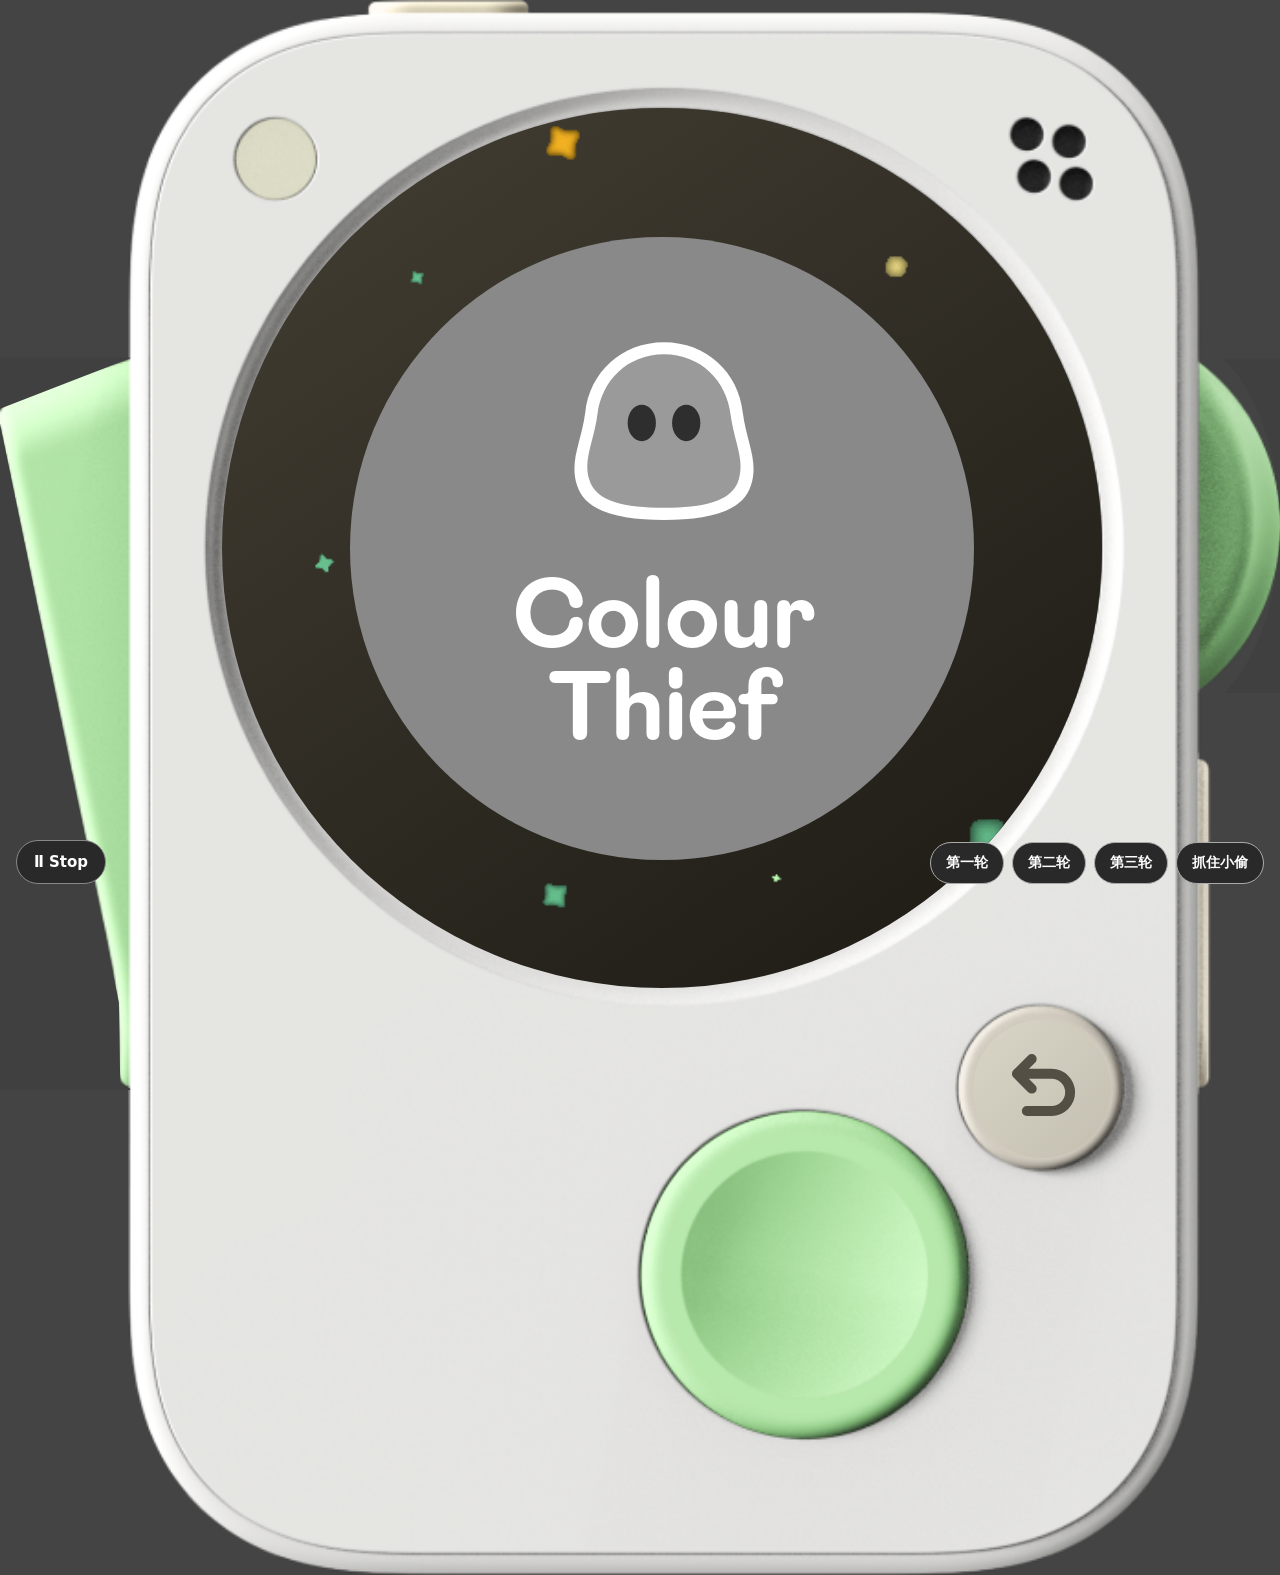
<file: colour-thief/index.html>
<!doctype html>
<html lang="zh-CN">
<head>
<meta charset="utf-8">
<meta name="viewport" content="width=device-width, initial-scale=1">
<title>颜色小偷</title>
<style>
  * { box-sizing: border-box; }
  body { margin: 0; min-height: 100dvh; padding: 12px 0 62px; display: grid; place-items: center; background: #404040; }
  .device { position: relative; width: min(94vw, calc(81.25dvh - 61px), 698px); aspect-ratio: 698 / 859; isolation: isolate; }
  .shell, .screen, .control { position: absolute; background-repeat: no-repeat; }
  .shell, .screen { inset: 0; background-size: 100% 100%; pointer-events: none; }
  .shell {
    z-index: 1;
    background-image: url(device.png);
    clip-path: polygon(0 0, 100% 0, 100% 22.8%, 93.55% 22.8%, 93.55% 44%, 100% 44%, 100% 100%, 0 100%, 0 69.2%, 10.17% 69.2%, 10.17% 22.7%, 0 22.7%);
  }
  @font-face {
    font-family: "ABC Publisher Rounded Sans";
    src: url("ABCPublisherRoundedSans-Bold.otf") format("opentype");
    font-weight: 700;
    font-display: swap;
  }
  .device { container-type: inline-size; }
  .screen {
    pointer-events: auto;
    inset: 6.8685% auto auto 17.3352%;
    width: 68.7679%; aspect-ratio: 1; z-index: 2; overflow: hidden; border-radius: 50%;
    background: linear-gradient(145.427deg, #433e33 2.0068%, #1c1a14 98.927%);
  }
  .screen-decoration, .screen-countdown { position: absolute; inset: 0; width: 100%; height: 100%; }
  .screen-cover {
    position: absolute; inset: 14.5833%; border-radius: 50%;
    overflow: hidden; background: #898989;
  }
  .screen-character {
    position: absolute; left: 34.1176%; top: 14.4118%; width: 32.3529%; height: auto;
  }
  .screen-title {
    position: absolute; left: 50.2941%; top: 53.2353%; translate: -50% 0;
    margin: 0; color: white; text-align: center; white-space: nowrap;
    font: 700 7.1633cqw/1 "ABC Publisher Rounded Sans", system-ui, sans-serif;
  }
  .control {
    padding: 0; border: 0; appearance: none; background-color: transparent;
    background-image: url(device.png); cursor: pointer; touch-action: none;
    transition: translate 90ms ease, filter 110ms ease;
  }
  .speech {
    left: 0; top: 22.7%; width: 10.32%; height: 46.5%;
    background-size: 969.44% 215.05%; background-position: left 42.43%;
    clip-path: polygon(0 7%, 100% 0, 100% 100%, 91% 99%, 90% 88%, 0 9%);
    --press: 22%;
  }
  .wheel {
    left: 93.41%; top: 22.82%; width: 6.59%; height: 21.18%;
    background-size: 1517.39% 472.53%; background-position: right 28.95%;
    clip-path: ellipse(134% 58% at -34% 50%);
    --press: -28%;
  }
  .control[data-held] { translate: var(--press) 0; filter: brightness(.87); }
  .control:focus-visible { filter: brightness(1.3); }
  .wheel { cursor: ns-resize; }
  .menu {
    left: 74.64%; top: 63.67%; width: 13.47%; height: 10.94%;
    background-size: 742.55% 913.83%; background-position: 86.26% 71.50%;
    clip-path: circle(49%);
    z-index: 2;
  }
  .menu:active { filter: brightness(.82); }
  .shutter {
    left: 49.85%; top: 70.43%; width: 25.93%; height: 21.07%;
    background-size: 385.64% 474.59%; background-position: 67.30% 89.24%;
    clip-path: circle(49%); z-index: 2;
  }
  .shutter:active { filter: brightness(.82); }
  .light-sensor {
    position: absolute; left: 80.23%; top: 8.50%; width: 2.58%; aspect-ratio: 1;
    translate: -50% -50%; border-radius: 50%; z-index: 3;
  }
  .light-sensor:hover { outline: 1px solid #fff9; }
  .microphone {
    position: absolute; top: calc(100% + 10px); left: 50%; translate: -50% 0;
    min-height: 44px; padding: 0 18px; border: 1px solid #777; border-radius: 22px;
    background: #292929; color: white; font: 600 14px system-ui, sans-serif; cursor: pointer;
  }
  .microphone:active { background: #505050; }
  .light-sensor:hover {
    cursor: none;
  }
  .palm-cursor {
    position: fixed; height: 160px; width: auto; pointer-events: none;
    translate: -64px -8px; z-index: 10;
  }
  .camera-world, .gray-world, .thief-scene {
    position: absolute; inset: 0; width: 100%; height: 100%;
  }
  .camera-world { object-fit: cover; }
  .gray-world { backdrop-filter: grayscale(1); -webkit-backdrop-filter: grayscale(1); }
  .thief-overlay {
    position: absolute; left: 45.2083%; top: 11.4583%; width: 40%; height: 30.4583%;
    transform-origin: 74% 34%;
  }
  .thief-overlay img, .thief-overlay > svg { position: absolute; inset: 0; width: 100%; height: 100%; }
  .thief-tail { animation: scattered-sparkle .55s ease-in-out infinite alternate; }
  .trail-star {
    position: absolute; width: var(--size); height: var(--size);
    line-height: 1; translate: -50% -50%;
    animation: scattered-sparkle 1.35s ease-in-out infinite alternate;
    animation-delay: var(--delay);
  }
  @keyframes scattered-sparkle {
    from { opacity: .3; scale: .65; }
    to { opacity: .95; scale: 1.12; }
  }
  .camera-notice {
    position: absolute; left: 16%; top: 66%; width: 68%; margin: 0;
    padding: 8px; border-radius: 8px; color: white; background: #0009;
    text-align: center; font: 14px/1.4 system-ui, sans-serif;
  }
  @media (prefers-reduced-motion: reduce) { .trail-star { animation: none; } }
  .thief-bubble {
    position: absolute; left: 34.7292%; top: 3.84375%; width: 28.875%; height: 20.8542%;
    transform-origin: 90% 90%;
  }
  .thief-bubble img { position: absolute; inset: 0; width: 100%; height: 100%; }
  .thief-bubble p {
    position: absolute; left: 51.0823%; top: 18.5315%; translate: -50% 0; margin: 0;
    color: #2e2e2e; text-align: center; white-space: nowrap;
    font: 700 4.298cqw/1 "ABC Publisher Rounded Sans", system-ui, sans-serif;
  }
  .thief-eye { transform-box: fill-box; transform-origin: center; }
  .thief-eye-left { animation: sneaky-left 3.4s ease-in-out infinite; }
  .thief-eye-right { animation: sneaky-right 3.4s ease-in-out infinite; }
  @keyframes sneaky-left {
    0%, 100% { transform: translateX(0) scaleY(1); }
    25%, 43% { transform: translateX(1.5px) scaleY(.84); }
    64%, 70% { transform: translateX(-1px) scaleY(1); }
    76% { transform: scaleY(.12); }
    82% { transform: scaleY(1); }
  }
  @keyframes sneaky-right {
    0%, 100% { transform: translateX(0) scaleY(1); }
    25%, 43% { transform: translateX(1.5px) scaleY(.84); }
    64%, 70% { transform: translateX(-1px) scaleY(1); }
    76% { transform: scaleY(.12); }
    82% { transform: scaleY(1); }
  }
  @media (prefers-reduced-motion: reduce) { .thief-eye { animation: none; } }
  .screen4-overlay { position: absolute; inset: 0; width: 100%; height: 100%; }
  .mission-title {
    position: absolute; left: 24.7917%; top: 36.25%; width: 50.4167%; margin: 0;
    color: #bcffb1; text-align: center; white-space: nowrap;
    font: 700 8.596cqw/1.1 "ABC Publisher Rounded Sans", system-ui, sans-serif;
  }
  .screen5 { position: absolute; inset: 0; background: #ff4444; border: 1px solid black; border-radius: 50%; overflow: hidden; }
  .mission-red {
    position: absolute; inset: 43.125% 0 auto; margin: 0; color: #f5f2ed; text-align: center;
    font: 700 8.596cqw/1.1 "ABC Publisher Rounded Sans", system-ui, sans-serif;
  }
  .mission-bar { position: absolute; inset: 0; width: 100%; height: 100%; }
  .snap-island { position: absolute; left: 28.5417%; bottom: 3.75%; width: 42.9167%; height: 27.5%; }
  .snap-island-bg { position: absolute; left: -1.77%; top: -18.18%; width: 103.56%; height: 118.94%; transform: rotate(180deg); }
  .snap-symbol {
    position: absolute; left: 35.4369%; top: 11.3636%; width: 29.1262%; aspect-ratio: 1;
    display: grid; place-items: center; background: #ffffffe6; border-radius: 50%;
  }
  .snap-symbol img { width: 66%; height: 66%; }
  .snap-label {
    position: absolute; left: 0; right: 0; top: 62.8788%; margin: 0; text-align: center;
    color: #3b372d; font: 700 3.1519cqw/1.0909 "ABC Publisher Rounded Sans", system-ui, sans-serif;
  }
  .playback-control {
    position: fixed; left: max(16px, env(safe-area-inset-left));
    bottom: max(16px, env(safe-area-inset-bottom)); z-index: 100;
    min-width: 90px; min-height: 44px; padding: 0 16px;
    border: 1px solid #888; border-radius: 22px; background: #292929; color: white;
    font: 600 15px system-ui, sans-serif; cursor: pointer;
  }
</style>
<link rel="stylesheet" href="round-one.css">
<link rel="stylesheet" href="capture-stage.css">
<style>body{display:block;padding:0;margin:0}.device{width:100%;height:auto;aspect-ratio:698/859}.menu{display:grid;place-items:center}.menu::before{content:"";position:absolute;inset:10%;border-radius:50%;background:linear-gradient(135deg,#d8d5c7,#c3beb0)}.menu svg{position:relative;width:46%;height:46%;color:#544f44}</style></head>
<body>
<main class="device" aria-label="颜色小偷">
  <div class="shell"></div>
  <section class="screen" aria-label="Screen1 · Colour Thief">
    <img class="screen-decoration" src="star-sparkle.gif" alt="">
    <img class="screen-countdown" alt="任务倒计时" hidden>
    <p class="mission-title" hidden>Mission<br>starts in</p>
    <div class="screen-cover">
      <img class="screen-character" src="cover-character.svg" alt="">
      <h1 class="screen-title">Colour<br>Thief</h1>
    </div>
    <video class="camera-world" autoplay muted playsinline hidden></video>
    <div class="gray-world" hidden></div>
    <div class="thief-scene" hidden>
      <div class="thief-trail"></div>
      <div class="thief-overlay">
        <svg class="thief-character" aria-hidden="true" xmlns="http://www.w3.org/2000/svg" viewBox="0 0 192 146.2" width="192" height="146.2" fill="none"><g id="å°å·">
<path id="Vector" d="M142 7.99992C163 7.99992 179 22.9999 181 42.9999C183 57.9999 189 66.9999 185 78.9999C181 91.9999 164 95.9999 142 95.9999C120 95.9999 103 91.9999 99 78.9999C95 66.9999 101 57.9999 103 42.9999C105 22.9999 121 7.99992 142 7.99992Z" fill="white" />
<path id="Vector_2" d="M142 14.0002C160 14.0002 173 27.0002 175 44.0002C177 58.0002 182 66.0002 179 76.0002C176 87.0002 161 90.0002 142 90.0002C123 90.0002 108 87.0002 105 76.0002C102 66.0002 107 58.0002 109 44.0002C111 27.0002 124 14.0002 142 14.0002Z" fill="#9A9A9A" />
<g class="thief-eye thief-eye-left"><path d="M39.5 54.5C43.366 54.5 46.5 50.4706 46.5 45.5L28 43C28 47.9706 35.634 54.5 39.5 54.5Z" transform="translate(92 0)" fill="#2E2E2E"/></g><g class="thief-eye thief-eye-right"><path d="M61 54.5C57.134 54.5 54 50.4706 54 45.5L72.5 43C72.5 47.9706 64.866 54.5 61 54.5Z" transform="translate(92 0)" fill="#2E2E2E"/></g></g>
</svg>
        <img class="thief-tail" src="thief-tail.svg" alt="">
      </div>
    </div>
    <div class="thief-bubble" hidden>
      <img src="speech-bubble.svg" alt="">
      <p>Hehe<br>Mine!</p>
    </div>
    <img class="screen4-overlay" alt="" hidden>
    <div class="screen5" hidden>
      <p class="mission-red">Red</p>
      <img class="mission-bar" alt="">
      <div class="snap-island">
        <img class="snap-island-bg" src="snap-island.svg" alt="">
        <div class="snap-symbol"><img src="snap-icon.svg" alt=""></div>
        <p class="snap-label">Snap!</p>
      </div>
    </div>
    <p class="camera-notice" role="status" hidden></p>
  </section>
  <button class="control speech" type="button" aria-label="说话键"></button>
  <button class="control wheel" type="button" aria-label="滚轮键，可按下或用上下方向键滚动"></button>
  <button class="control shutter" type="button" aria-label="拍照键"></button>
  <button class="control menu" type="button" aria-label="返回上一层"><svg aria-hidden="true" viewBox="0 0 32 32"><path d="M10 25h10a7.5 7.5 0 0 0 0-15H6m6-6-6 6 6 6" fill="none" stroke="currentColor" stroke-width="4" stroke-linecap="round" stroke-linejoin="round"/></svg></button>
  <span class="light-sensor" role="img" aria-label="感光孔"></span>
  <button class="microphone" type="button">麦克风</button>
</main>
<img class="palm-cursor" src="palm-cursor.png" alt="" hidden>
<script src="playback-control.js"></script>
<script src="omggif.js"></script>
<script src="gif-data.js"></script>
<script src="pausable-gifs.js"></script>
<script>
  const device = document.querySelector('.device');
  const wheel = device.querySelector('.wheel');

  function emit(type, detail) {
    device.dispatchEvent(new CustomEvent(type, { bubbles: true, detail }));
  }

  const screen = device.querySelector('.screen');
  const cover = screen.querySelector('.screen-cover');
  const countdown = screen.querySelector('.screen-countdown');
  let currentScreen = 1;
  let countdownTimer;
  const missionTitle = screen.querySelector('.mission-title');
  const countdownSound = new Audio('countdown-sound.wav');
  countdownSound.preload = 'auto';
  let missionAnimation;

  async function enterScreen2() {
    if (currentScreen !== 5) return;
    currentScreen = 2;
    missionVoice.pause();
    screen5.hidden = true;
    screen.setAttribute('aria-label', 'Screen2 · 任务倒计时');
    cover.hidden = true;
    clearTimeout(screen4Timer);
    zigVoice.pause();
    cameraVideo.hidden = true;
    cameraVideo.srcObject?.getTracks().forEach(track => track.stop());
    cameraVideo.srcObject = null;
    grayWorld.hidden = true;
    thiefScene.hidden = true;
    thiefBubble.hidden = true;
    screen4Overlay.hidden = true;
    screen4Overlay.onload = null;
    screen.querySelector('.screen-decoration').hidden = false;
    missionTitle.hidden = false;
    if (!reducedMotion) {
      missionAnimation = missionTitle.animate([
        { transform: 'translateY(-260%)', opacity: 0 },
        { transform: 'translateY(10%)', opacity: 1, offset: .65 },
        { transform: 'translateY(-6%)', opacity: 1, offset: .83 },
        { transform: 'translateY(0)', opacity: 1 }
      ], { duration: 780, easing: 'ease-out', fill: 'forwards' });
      try { await missionAnimation.finished; } catch { return; }
    }
    if (!active || currentScreen !== 2) return;
    countdownTimer = setTimeout(() => {
      if (!active || currentScreen !== 2) return;
      missionTitle.hidden = true;
      countdown.onload = () => {
        countdown.onload = null;
        if (!active || currentScreen !== 2) return;
        countdown.hidden = false;
        countdownSound.currentTime = 0;
        countdownSound.play().catch(() => {});
        countdownTimer = setTimeout(() => {
          if (active && currentScreen === 2) emit('screen2-countdown-complete');
        }, 4830);
      };
      countdown.src = 'countdown.gif';
    }, 280);
  }
  device.addEventListener('wheel-down', () => {
    if (currentScreen === 1) enterScreen3();
  });


  const cameraVideo = screen.querySelector('.camera-world');
  const grayWorld = screen.querySelector('.gray-world');
  const thiefScene = screen.querySelector('.thief-scene');
  const thief = screen.querySelector('.thief-overlay');
  const trail = screen.querySelector('.thief-trail');
  const cameraNotice = screen.querySelector('.camera-notice');
  const thiefBubble = screen.querySelector('.thief-bubble');
  const thiefVoice = new Audio('thief-magic-mix.wav');
  thiefVoice.preload = 'auto';
  const zigVoice = new Audio('zig-help-hana.mp3');
  zigVoice.preload = 'auto';
  const reducedMotion = matchMedia('(prefers-reduced-motion: reduce)').matches;
  const screen4Overlay = screen.querySelector('.screen4-overlay');
  const nextOverlay = new Image();
  nextOverlay.src = 'B1.gif';
  const waitingOverlay = new Image();
  waitingOverlay.src = 'A7_loop.gif';
  const screen5 = screen.querySelector('.screen5');
  const missionBar = screen5.querySelector('.mission-bar');
  const missionVoice = new Audio('zig-red-mission-hana.mp3');
  missionVoice.preload = 'auto';
  function enterScreen5() {
    if (!active || currentScreen !== 4) return;
    currentScreen = 5;
    clearTimeout(screen4Timer);
    screen4Overlay.onload = null;
    screen4Overlay.hidden = true;
    zigVoice.pause();
    clearTimeout(countdownTimer);
    countdownSound.pause();
    missionTitle.hidden = true;
    countdown.hidden = true;
    screen.querySelector('.screen-decoration').hidden = true;
    cameraNotice.hidden = true;
    screen.setAttribute('aria-label', 'Screen5 · Find 3 red objects');
    missionBar.onload = () => {
      missionBar.onload = null;
      if (!active || currentScreen !== 5) return;
      missionVoice.currentTime = 0;
      missionVoice.play().catch(() => {});
    };
    missionBar.src = 'Bar3_1.gif';
    screen5.hidden = false;
  }
  missionVoice.addEventListener('ended', () => {
    if (active && currentScreen === 5) enterScreen2();
  });
  let screen4Timer;
  zigVoice.addEventListener('ended', () => {
    if (!active || currentScreen !== 4) return;
    clearTimeout(screen4Timer);
    screen4Overlay.onload = () => {
      screen4Overlay.onload = null;
      if (active && currentScreen === 4) screen4Timer = setTimeout(enterScreen5, 960);
    };
    screen4Overlay.src = 'A7_loop.gif';
  });
  function enterScreen4() {
    if (!active || currentScreen !== 3) return;
    currentScreen = 4;
    cancelAnimationFrame(sceneFrame);
    thiefVoice.pause();
    thiefScene.hidden = false;
    thief.style.left = '45.2083%';
    thief.style.top = '11.4583%';
    thief.style.transform = '';
    thief.style.opacity = '1';
    thief.querySelector('.thief-tail').hidden = true;
    grayWorld.hidden = false;
    grayWorld.style.maskImage = 'none';
    grayWorld.style.webkitMaskImage = 'none';
    screen.setAttribute('aria-label', 'Screen4 · 颜色小偷');
    thiefBubble.hidden = true;
    screen4Overlay.onload = () => {
      screen4Overlay.onload = null;
      if (!active || currentScreen !== 4) return;
      zigVoice.currentTime = 0;
      zigVoice.play().catch(() => {});
      screen4Timer = setTimeout(() => {
        if (active && currentScreen === 4) screen4Overlay.src = 'B1.gif';
      }, 1740);
    };
    screen4Overlay.src = 'A4_1_once.gif';
    screen4Overlay.hidden = false;
  }
  device.addEventListener('screen3-intro-complete', enterScreen4);

  // Designer-only shortcut. Hardware controls retain their own events.
  screen.addEventListener('click', () => {
    if (currentScreen === 1) enterScreen3();
    else if (currentScreen === 3) enterScreen4();
    else if (currentScreen === 4) enterScreen5();
    else if (currentScreen === 5) enterScreen2();
  });
  let sceneFrame;
  let active = true;

  async function enterScreen3() {
    if (currentScreen !== 1 || !active) return;
    currentScreen = 3;
    parent.homeDevice?.setPage('game-1', true);
    clearTimeout(countdownTimer);
    missionAnimation?.cancel();
    missionTitle.hidden = true;
    countdownSound.pause();
    screen.setAttribute('aria-label', 'Screen3 · 颜色小偷');
    countdown.hidden = true;
    cover.hidden = true;
    screen.querySelector('.screen-decoration').hidden = true;
    cameraNotice.hidden = false;
    cameraNotice.textContent = '正在打开摄像头…';
    try {
      if (!navigator.mediaDevices?.getUserMedia) throw new Error('unsupported');
      const stream = await navigator.mediaDevices.getUserMedia({ video: true, audio: false });
      if (!active) {
        stream.getTracks().forEach(track => track.stop());
        return;
      }
      cameraVideo.srcObject = stream;
      cameraVideo.hidden = false;
      await cameraVideo.play();
      if (!active) return;
      cameraNotice.hidden = true;
      if (currentScreen === 3) startThiefScene();
    } catch (error) {
      cameraVideo.srcObject?.getTracks().forEach(track => track.stop());
      cameraVideo.srcObject = null;
      cameraNotice.textContent = error.name === 'NotAllowedError'
        ? '请允许摄像头权限，刷新后重新开始。'
        : '无法打开摄像头，请确认摄像头可用，刷新后重试。';
    }
  }

  function startThiefScene() {
    thiefVoice.currentTime = 0;
    thiefVoice.play().catch(() => {});
    thiefScene.hidden = false;
    thief.querySelector('.thief-tail').hidden = false;
    const orbitDuration = reducedMotion ? 1 : 4200;
    const startedAt = performance.now();
    const startAngle = -Math.PI / 4;
    let nextStar = .1;
    const smooth = t => t * t * (3 - 2 * t);
    function orbit(now) {
      const t = Math.min(1, (now - startedAt) / orbitDuration);
      const angle = startAngle + smooth(t) * Math.PI * 2;
      const x = 240 + 168 * Math.cos(angle);
      const y = 240 + 168 * Math.sin(angle);
      const bounce = 1 + Math.sin(t * Math.PI * 7) * .065 * (1 - t);
      // Percentage coordinates stay tied to the 480px screen design.
      thief.style.left = ((x - 142) / 480 * 100) + '%';
      thief.style.top = ((y - 50) / 480 * 100) + '%';
      thief.style.transform = 'scale(' + bounce + ') rotate(' + Math.sin(t * Math.PI * 6) * 7 + 'deg)';
      thief.style.opacity = Math.min(1, t * 10);
      if (t >= nextStar && t < .95) {
        const star = document.createElement('img');
        star.className = 'trail-star';
        star.src = 'trail-star.svg';
        star.alt = '';
        const n = trail.children.length;
        star.style.left = ((240 + (132 + n % 3 * 10) * Math.cos(angle)) / 480 * 100) + '%';
        star.style.top = ((240 + (132 + n % 3 * 10) * Math.sin(angle)) / 480 * 100) + '%';
        star.style.setProperty('--size', (12 + n % 3 * 5) / 698 * 100 + 'cqw');
        star.style.setProperty('--delay', (-n * .17) + 's');
        trail.append(star);
        nextStar += .065;
      }
      if (t < 1) sceneFrame = requestAnimationFrame(orbit);
      else {
        thief.style.left = '45.2083%';
        thief.style.top = '11.4583%';
        thief.style.transform = '';
        thief.style.opacity = '1';
        thief.querySelector('.thief-tail').hidden = true;
        thiefBubble.hidden = false;
        if (!reducedMotion) thiefBubble.animate([
          { transform: 'scale(0)', opacity: 0 },
          { transform: 'scale(1.10)', opacity: 1, offset: .7 },
          { transform: 'scale(1)', opacity: 1 }
        ], { duration: 380, easing: 'ease-out' });
        startGrayTransition();
      }
    }
    sceneFrame = requestAnimationFrame(orbit);
  }

  function startGrayTransition() {
    grayWorld.hidden = false;
    const startedAt = performance.now();
    function fade(now) {
      const t = reducedMotion ? 1 : Math.min(1, (now - startedAt) / 2600);
      const radius = 75 * (1 - t);
      const mask = t === 1 ? 'none'
        : 'radial-gradient(circle at center, transparent ' + Math.max(0, radius - 9) + '%, black ' + radius + '%)';
      grayWorld.style.maskImage = mask;
      grayWorld.style.webkitMaskImage = mask;
      if (t < 1) sceneFrame = requestAnimationFrame(fade);
      else emit('screen3-intro-complete');
    }
    sceneFrame = requestAnimationFrame(fade);
  }

  window.addEventListener('pagehide', () => {
    active = false;
    missionVoice.pause();
    missionAnimation?.cancel();
    countdownSound.pause();
    zigVoice.pause();
    clearTimeout(screen4Timer);
    clearTimeout(countdownTimer);
    thiefVoice.pause();
    cancelAnimationFrame(sceneFrame);
    cameraVideo.srcObject?.getTracks().forEach(track => track.stop());
    cameraVideo.srcObject = null;
  });

  const lightSensor = device.querySelector('.light-sensor');
  const palm = document.querySelector('.palm-cursor');
  function movePalm(event) {
    palm.style.left = event.clientX + 'px';
    palm.style.top = event.clientY + 'px';
  }
  lightSensor.addEventListener('mouseenter', event => {
    movePalm(event);
    palm.hidden = false;
    emit('light-sensor-enter');
  });
  lightSensor.addEventListener('mousemove', movePalm);
  lightSensor.addEventListener('mouseleave', () => {
    palm.hidden = true;
    emit('light-sensor-leave');
  });
  device.querySelector('.microphone').addEventListener('click', () => emit('microphone-press'));

  for (const key of ['speech', 'wheel', 'shutter', 'menu']) {
    const button = device.querySelector('.' + key);
    let startY;
    let dragged = false;

    function hold() {
      if (button.hasAttribute('data-held')) return;
      button.setAttribute('data-held', '');
      if (key === 'speech') emit('speech-down');
      if (key === 'wheel') emit('wheel-down');
    }

    function release() {
      if (!button.hasAttribute('data-held')) return;
      button.removeAttribute('data-held');
      if (key === 'speech') emit('speech-up');
    }

    button.addEventListener('pointerdown', event => {
      if (event.button !== 0) return;
      button.setPointerCapture(event.pointerId);
      startY = event.clientY;
      dragged = false;
      hold();
    });
    button.addEventListener('lostpointercapture', release);
    button.addEventListener('pointerup', release);
    button.addEventListener('pointercancel', release);
    button.addEventListener('keydown', event => {
      if (event.key === ' ' || event.key === 'Enter') hold();
    });
    button.addEventListener('keyup', release);
    button.addEventListener('blur', release);
    button.addEventListener('click', event => {
      if (key === 'wheel' && dragged && event.detail) return;
      emit(key === 'menu' ? 'menu-back' : key + '-press');
    });

    if (key === 'wheel') button.addEventListener('pointermove', event => {
      if (!button.hasPointerCapture(event.pointerId)) return;
      const distance = event.clientY - startY;
      if (Math.abs(distance) < 16) return;
      startY = event.clientY;
      dragged = true;
      emit('wheel-turn', { direction: -Math.sign(distance) });
    });
  }

  let delta = 0;
  let lastScroll = -Infinity;
  wheel.addEventListener('wheel', event => {
    event.preventDefault();
    const now = performance.now();
    if (now - lastScroll > 120) delta = 0;
    lastScroll = now;
    delta += event.deltaY * ([1, 16, 100][event.deltaMode] ?? 1);
    if (Math.abs(delta) < 24) return;
    emit('wheel-turn', { direction: -Math.sign(delta) });
    delta = 0;
  }, { passive: false });
  wheel.addEventListener('keydown', event => {
    if (event.key !== 'ArrowUp' && event.key !== 'ArrowDown') return;
    event.preventDefault();
    emit('wheel-turn', { direction: event.key === 'ArrowUp' ? -1 : 1 });
  });
  device.addEventListener('menu-back', () => {
    parent.homeDevice?.setPage(currentScreen === 1 ? 'apps' : 'activities');
  });
  if (location.hash === '#game-1') enterScreen3();
</script>
<script src="round-one.js"></script>
<script src="capture-stage.js"></script>
</body>
</html>
</file>
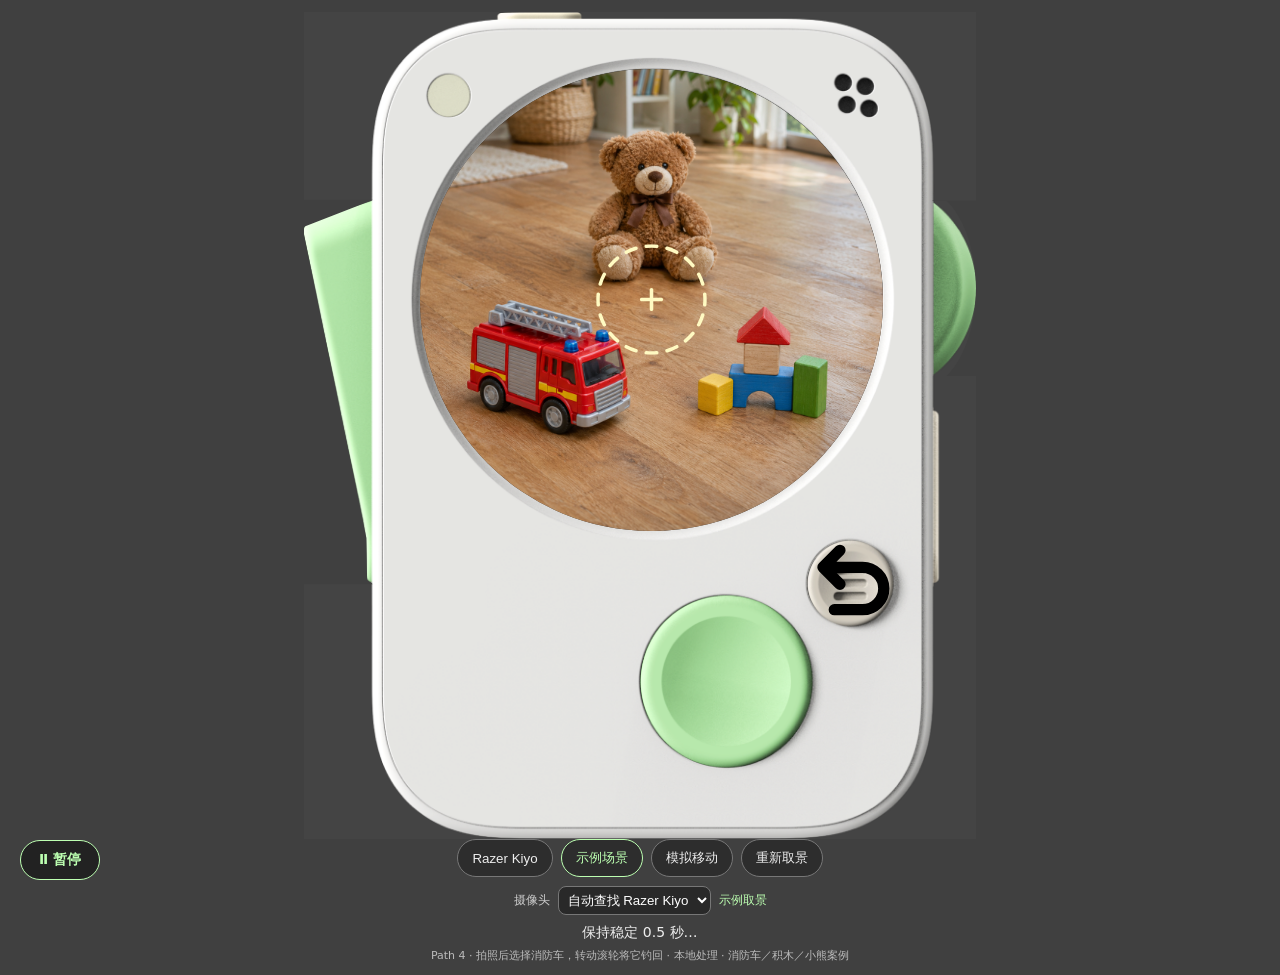
<file: path4/index.html>
<!doctype html>
<html lang="zh-CN"><head><meta charset="utf-8"><meta name="viewport" content="width=device-width,initial-scale=1"><title>拍照探索 · Path4 · Snap & Reveal</title><link rel="stylesheet" href="style.css?v=path4-zig-reeling"></head><body>
<main class="device" aria-label="ZIGZAG GO 拍照探索 Path 4">
 <div class="shell"></div>
 <section class="screen" aria-label="P2-1 实时取景" data-phase="idle">
  <div class="world"><img class="demo-scene" src="assets/toy-scene.png" alt="消防车、积木和小熊的示例场景"><video autoplay muted playsinline hidden></video></div>
  <div class="focus" hidden><img src="assets/focus.svg" alt="对焦指示"></div>
  <div class="object-list" hidden aria-label="候选对象"></div>
  <div class="processing-stage" hidden><img alt="Processing"><img class="processing-stars" alt="StarSparkle"></div>
  <div class="result-stage" hidden><img src="assets/particle.gif" alt="Particle"></div>
  <div class="freeze" hidden><canvas></canvas></div>
  <img class="reeling-zig" src="assets/zig-reeling.png" alt="" hidden>
  <svg class="fishing-rod" viewBox="0 0 480 480" aria-label="鱼竿将照片钓回来" hidden><path class="rod-shadow"/><path class="rod-pole"/><path class="rod-grip" d="M 432 410 L 424 369"/><circle class="rod-reel" cx="432" cy="386" r="12"/><path class="rod-reel-mark" d="M 425 386 H 439 M 432 379 V 393"/><path class="rod-line"/><path class="rod-hook"/></svg>
  <div class="fishing-meter" hidden role="progressbar" aria-label="拉回物体能量" aria-valuemin="0" aria-valuemax="100" aria-valuenow="0"><div class="fishing-track"><div class="fishing-fill"></div><div class="fishing-tip"><img src="assets/universal-star.svg" alt=""></div><i></i><i></i><i></i></div></div>
  <div class="capture-blur" hidden></div>
  <div class="capture-flash" hidden></div>
  <figure class="caught" hidden><canvas></canvas></figure><div class="result-label" hidden></div>
  <div class="energy" hidden aria-label="按住滚轮键给Zig充能">
   <img class="energy-bg" src="assets/energy-bg.svg" alt="">
   <div class="energy-progress"><img src="assets/energy-ring.svg" alt=""></div>
   <div class="energy-begin"></div>
   <div class="cursor-orbit"><img class="energy-cursor" src="assets/energy-cursor.svg" alt="能量星形指针"></div>
  </div>
  <div class="answer-processing" hidden aria-label="AI正在处理你的回答"><div class="answer-blur"></div><img class="answer-zig" alt="Zig正在思考"><img class="answer-loading" alt="正在处理"></div>
  <img class="zig-speaking" alt="Zig说话" hidden>
 </section>
 <button class="control speech" aria-label="说话键" type="button"></button>
 <button class="control wheel" aria-label="滚轮键：滚动选择，短按确认" type="button"></button>
 <button class="control shutter" aria-label="拍照键：短按拍摄" type="button"></button>
 <button class="control menu" aria-label="返回上一层" type="button"><svg aria-hidden="true" viewBox="0 0 32 32"><path d="M10 25h10a7.5 7.5 0 0 0 0-15H6m6-6-6 6 6 6" fill="none" stroke="currentColor" stroke-width="4" stroke-linecap="round" stroke-linejoin="round"/></svg></button>
</main>
<button class="playback-toggle" type="button" aria-label="暂停原型" aria-pressed="false">Ⅱ 暂停</button>
<div class="voice-choices" hidden aria-label="语音输入选择"><p>Choose your sound</p><button class="choo-choice" type="button">Choo-choo!</button></div>
<aside class="designer" aria-label="设计师检查工具">
 <div class="tools"><button id="use-camera" type="button">Razer Kiyo</button><button id="use-demo" type="button">示例场景</button><button id="move-device" type="button">模拟移动</button><button id="restart" type="button">重新取景</button></div>
 <div class="camera-picker"><label for="camera-device">摄像头</label><select id="camera-device" aria-label="摄像头选择"><option value="">自动查找 Razer Kiyo</option></select><span class="camera-name">未连接</span></div>
 <p class="status" role="status">正在打开摄像头…</p>
 <p class="note">Path 4 · 拍照后选择消防车，转动滚轮将它钓回 · 本地处理 · 消防车／积木／小熊案例</p>
</aside>
<script type="module" src="app.js?v=direct-finder-20261122-2"></script></body></html>
</file>
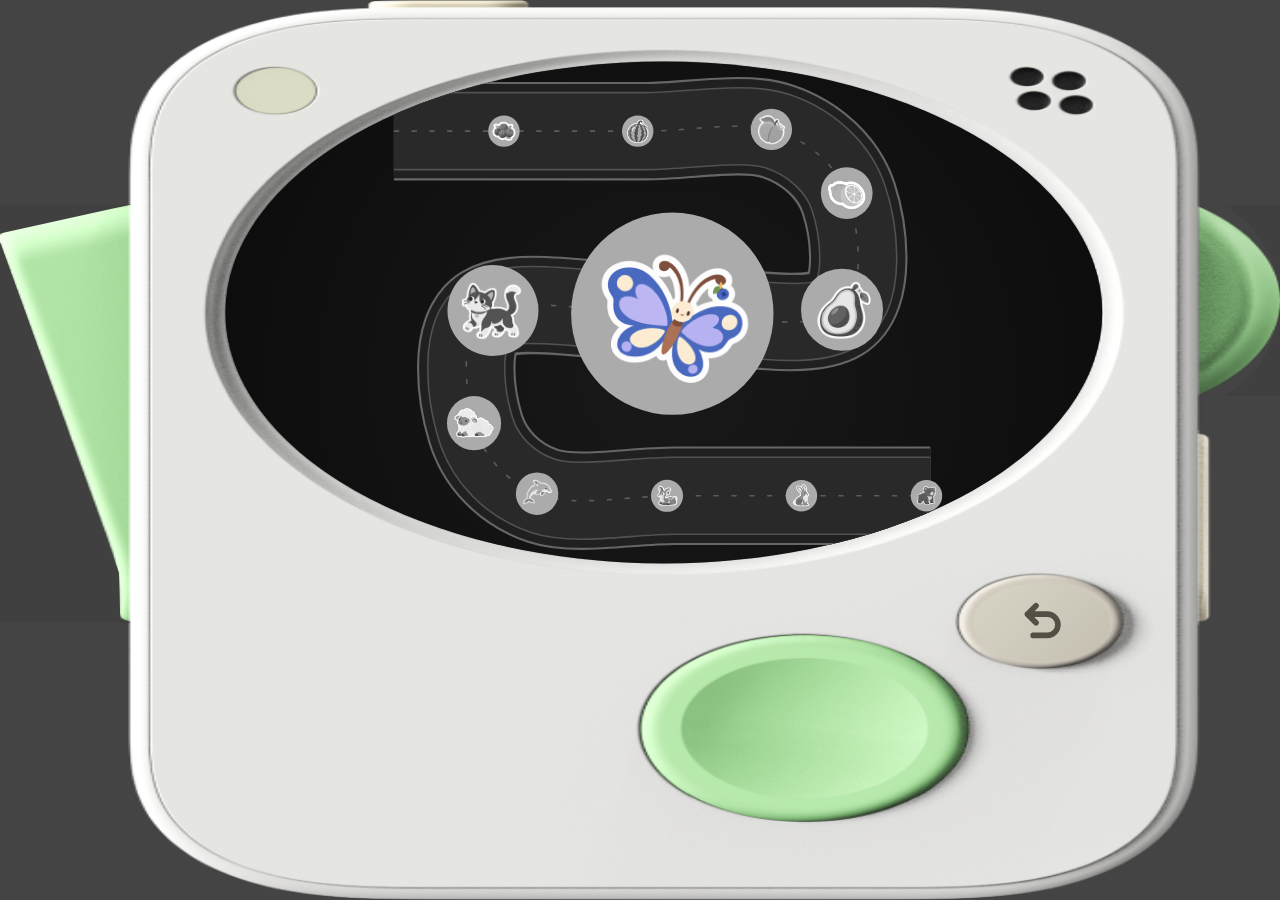
<file: guide6c.html>
<!doctype html>
<html lang="zh-CN">
<head>
<meta charset="utf-8">
<meta name="viewport" content="width=device-width, initial-scale=1">
<title>原型6C · 图鉴查看</title>
<style>
  * { box-sizing: border-box; }
  body { margin: 0; min-height: 100dvh; display: grid; place-items: center; background: #404040; }
  .device { position: relative; width: min(94vw, 76dvh, 698px); aspect-ratio: 698 / 859; isolation: isolate; }
  .shell, .screen, .control { position: absolute; background-repeat: no-repeat; }
  .shell, .screen { inset: 0; background-size: 100% 100%; pointer-events: none; }
  .shell {
    z-index: 1;
    background-image: url(device.png);
    clip-path: polygon(0 0, 100% 0, 100% 22.8%, 93.55% 22.8%, 93.55% 44%, 100% 44%, 100% 100%, 0 100%, 0 69.2%, 10.17% 69.2%, 10.17% 22.7%, 0 22.7%);
  }
  .screen {
    z-index: 2;
    background: radial-gradient(circle at 52% 42%, #191919, #090909 72%);
    clip-path: ellipse(34.25% 27.88% at 51.86% 34.72%);
  }
  .control {
    padding: 0; border: 0; appearance: none; background-color: transparent;
    background-image: url(device.png); cursor: pointer; touch-action: none;
    transition: translate 90ms ease, filter 110ms ease;
  }
  .speech {
    left: 0; top: 22.7%; width: 10.32%; height: 46.5%;
    background-size: 969.44% 215.05%; background-position: left 42.43%;
    clip-path: polygon(0 7%, 100% 0, 100% 100%, 91% 99%, 90% 88%, 0 9%);
    --press: 22%;
  }
  .wheel {
    left: 93.41%; top: 22.82%; width: 6.59%; height: 21.18%;
    background-size: 1517.39% 472.53%; background-position: right 28.95%;
    clip-path: ellipse(134% 58% at -34% 50%);
    --press: -28%;
  }
  .control[data-held] { translate: var(--press) 0; filter: brightness(.87); }
  .control:focus-visible { filter: brightness(1.3); }
  .wheel { cursor: ns-resize; }
  .menu {
    left: 74.64%; top: 63.67%; width: 13.47%; height: 10.94%;
    background-size: 742.55% 913.83%; background-position: 86.26% 71.50%;
    clip-path: circle(49%);
    z-index: 2;
  }
  .menu:active { filter: brightness(.82); }
  .wheel:disabled { cursor: default; }
  .photo-view {
    position: absolute; left: 17.335%; top: 6.869%; width: 68.768%; height: 55.879%;
    display: block;
  }
  .guide-tile:not([data-unlocked]) .tile-sticker, .tile-badge { filter: grayscale(1); }
  .tunnel path { fill: none; stroke-linejoin: round; }
  .tunnel-outline { stroke: #666; stroke-width: 94; }
  .tunnel-rim { stroke: #202020; stroke-width: 90; }
  .tunnel-inner-edge { stroke: #515151; stroke-width: 75; }
  .tunnel-floor { stroke: #292929; stroke-width: 72; }
  .tunnel-guide { stroke: #777; stroke-width: 1.5; stroke-dasharray: 5 12; opacity: .65; }
  .photo { fill: #ababab; transition: fill 180ms ease-out; }
  @media (prefers-reduced-motion: reduce) { .photo { transition: none; } }
  .guide-tile[data-detail] .photo { fill: #d3d3d3; stroke: #989898; stroke-width: 10; }
  .guide-tile:not([data-detail]) .tile-badge { display: none; }
  .sr-only {
    position: absolute; width: 1px; height: 1px; overflow: hidden;
    clip-path: inset(50%); white-space: nowrap;
  }
  @font-face {
    font-family: "ABC Publisher Rounded Sans";
    src: url("ABCPublisherRoundedSans-Bold.otf") format("opentype");
    font-weight: 700;
    font-display: swap;
  }
  .voice-commands {
    position: fixed; inset: auto 0 max(10px, env(safe-area-inset-bottom));
    z-index: 3; display: flex; justify-content: center; gap: 10px;
  }
  .voice-commands[hidden] { display: none; }
  .voice-commands button {
    min-height: 44px; padding: 0 18px; border: 1px solid #aaa; border-radius: 24px;
    background: #202020; color: white; cursor: pointer;
    font: 700 16px "ABC Publisher Rounded Sans", system-ui, sans-serif;
  }
  .voice-commands button:hover, .voice-commands button:focus-visible { background: #414141; }
  .voice-overlay {
    position: absolute; left: 17.335%; top: 6.869%; width: 68.768%; height: 55.879%;
    z-index: 3; overflow: hidden; border-radius: 50%; pointer-events: none;
    background: rgb(18 17 16 / 46%);
  }
  .voice-overlay img { position: absolute; display: block; }
  .voice-listening img { inset: 0; width: 100%; height: 100%; }
  .voice-magnifier {
    left: 50%; top: 50%; width: 17.29%; height: 18.54%;
    translate: -50% -50%;
  }
  .voice-star { animation: voice-twinkle .57s ease-in-out infinite alternate; }
  .voice-star-large { left: 28.65%; top: 32.71%; width: 5.21%; }
  .voice-star-small { left: 67.81%; top: 61.56%; width: 3.125%; animation-delay: -.31s; }
  @keyframes voice-twinkle {
    from { transform: scale(.52); opacity: .3; }
    to { transform: scale(1.3); opacity: 1; }
  }
  .device { container-type: inline-size; }
  .screen[data-voice-overlay] > .photo-view { filter: blur(1.3cqw); }
  @media (prefers-reduced-motion: reduce) { .voice-star { animation: none; } }
  .capture-view, .capture-view video, .unlock-effect, .capture-flash {
    position: absolute; inset: 0; width: 100%; height: 100%;
  }
  .capture-view { background: #101114; }
  .capture-view video { object-fit: cover; }
  .capture-focus { position: absolute; width: 27.5%; left: 50%; top: 50%; translate: -50% -50%; }
  .capture-guide-icon {
    position: absolute; left: 18%; top: 17%; width: 18%; height: 18%;
    object-fit: contain; pointer-events: none;
    filter: drop-shadow(0 1px 3px rgb(0 0 0 / 65%));
  }
  .camera-status {
    position: absolute; top: 70%; left: 14%; width: 72%; text-align: center;
    color: white; margin: 0; padding: .45em; border-radius: 8px;
    background: rgb(0 0 0 / 65%); font: 600 clamp(11px, 2.25cqw, 16px)/1.4 system-ui;
  }
  .unlock-effect {
    inset: auto; left: var(--effect-x, 50%); top: var(--effect-y, 50%);
    width: 41.6667%; height: 41.6667%; translate: -50% -50%; object-fit: contain;
  }
  .capture-flash { background: white; }
  .shutter {
    left: 49.85%; top: 70.43%; width: 25.93%; height: 21.07%;
    background-size: 385.64% 474.59%; background-position: 67.30% 89.24%;
    clip-path: circle(49%); z-index: 2;
  }
  .shutter:active, .camera-menu:active { filter: brightness(.82); }
  .shutter:disabled { cursor: default; }
  .shutter[data-complete] { filter: grayscale(.65) brightness(.8); }
  .camera-menu {
    left: 74.64%; top: 63.67%; width: 13.47%; height: 10.94%;
    background-size: 742.55% 913.83%; background-position: 86.26% 71.50%;
    clip-path: circle(49%); z-index: 2;
  }
  .guide-voice {
    position: fixed; left: 50%; bottom: max(10px, env(safe-area-inset-bottom));
    width: min(90vw, 640px); translate: -50% 0; z-index: 3; margin: 0; padding: .5em;
    border-radius: 8px; background: rgb(0 0 0 / 70%); color: white;
    text-align: center; font: 600 15px/1.4 system-ui;
  }
  .capture-stage { position: absolute; left: 17.335%; top: 6.869%; width: 68.768%; height: 55.879%; }
  .tile-sticker { transform-box: fill-box; transform-origin: center; }
</style>
<style>body{display:block;overflow:hidden}.device{width:100%;height:100dvh}.menu{display:grid;place-items:center}.menu::before{content:"";position:absolute;inset:10%;border-radius:50%;background:linear-gradient(135deg,#d8d5c7,#c3beb0)}.menu svg{position:relative;width:46%;height:46%;color:#544f44}</style></head>
<body>
<main class="device" aria-label="原型6C · 图鉴查看">
  <div class="shell"></div>
  <section class="screen" id="screen6" aria-label="Screen6 · 图鉴查看">
    <svg class="photo-view" viewBox="0 0 480 480" role="group" aria-label="折返图鉴列表">
      <g class="tunnel" aria-hidden="true"></g>
      <g class="photos"></g>
    </svg>
      <div class="voice-overlay voice-listening" aria-hidden="true" hidden>
        <img class="voice-character" alt="">
        <img class="voice-speaker" alt="">
      </div>
      <div class="voice-overlay voice-search" aria-hidden="true" hidden>
        <img class="voice-magnifier" src="magnifier.png" alt="">
        <img class="voice-star voice-star-large" src="star.png" alt="">
        <img class="voice-star voice-star-small" src="star-small.png" alt="">
      </div>
    <div class="capture-stage">
      <div class="capture-view" hidden>
        <video muted autoplay playsinline></video>
        <img class="capture-guide-icon" alt="">
        <img class="capture-focus" src="focus-indicator.png" alt="">
        <p class="camera-status" role="status" hidden></p>
        <div class="capture-flash" hidden></div>
      </div>
      <img class="unlock-effect" alt="" aria-hidden="true" hidden>
    </div>
  </section>
  <button class="control shutter" type="button" aria-label="拍照键" disabled></button>
  <button class="control speech" type="button" aria-label="说话键" aria-pressed="false" aria-controls="voice-commands"></button>
  <button class="control wheel" type="button" aria-label="滚轮键，上下方向键浏览图鉴" disabled></button>
  <button class="control menu" type="button" aria-label="返回上一层"><svg aria-hidden="true" viewBox="0 0 32 32"><path d="M10 25h10a7.5 7.5 0 0 0 0-15H6m6-6-6 6 6 6" fill="none" stroke="currentColor" stroke-width="4" stroke-linecap="round" stroke-linejoin="round"/></svg></button>
  <p class="sr-only" aria-live="polite"></p>
</main>
<p class="guide-voice" aria-live="polite" hidden></p>
<div id="voice-commands" class="voice-commands" role="group" aria-label="模拟语音指令" hidden>
  <button type="button" data-command="rabbit">Find Rabbit</button>
  <button type="button" data-command="fruits">Fruit Planet</button>
</div>
<script>
  const track = [
    [-16, 66], [96, 66], [224, 66], [350, 66], [418, 130], [407, 240],
    [240, 240],
    [73, 240], [62, 350], [126, 414], [252, 414], [380, 414], [496, 414]
  ];
  const focusStop = 6;
  const focusRadius = 100;
  const wrap = (value, count) => ((value % count) + count) % count;
  const svgNS = 'http://www.w3.org/2000/svg';
  const layer = document.querySelector('.photos');
  const wheel = document.querySelector('.wheel');
  const speech = document.querySelector('.speech');
  const voiceCommands = document.querySelector('#voice-commands');
  const viewport = document.querySelector('.screen');
  const listening = viewport.querySelector('.voice-listening');
  const listeningGifs = [
    [listening.querySelector('.voice-character'), 'listening.gif'],
    [listening.querySelector('.voice-speaker'), 'speaker-loop.gif']
  ];
  for (const [, src] of listeningGifs) {
    const image = new Image();
    image.src = src;
  }
  const searching = viewport.querySelector('.voice-search');
  const magnifier = searching.querySelector('.voice-magnifier');
  const searchDuration = 3000;
  let voiceMode = '';
  const status = document.querySelector('.sr-only');
  const menu = document.querySelector('.menu');
  menu.addEventListener('click', () => {
    if (mode === 'camera') {
      stopCamera();
      mode = 'guide';
      updateShutter();
      wheel.focus({ preventScroll: true });
      return;
    }
    if (mode !== 'guide' || voiceMode) return;
    menu.dispatchEvent(new CustomEvent('menu-back', {
      bubbles: true,
      detail: { from: 'screen6' }
    }));
  });
  const reducedMotion = matchMedia('(prefers-reduced-motion: reduce)').matches;
  const animalNames = ['Butterfly', 'Cat', 'Sheep', 'Dolphin', 'Deer', 'Rabbit', 'Bear', 'Chicken', 'Zebra', 'Horse'];
  const fruitNames = ['Apple', 'Banana', 'Orange', 'Grape', 'Strawberry', 'Blueberry', 'Watermelon', 'Peach', 'Lemon', 'Avocado'];
  const names = [...animalNames, ...fruitNames];
  const entries = names;
  const guides = names.map((name, index) => {
    const id = name.toLowerCase();
    const animal = index < animalNames.length;
    const number = String(index + 1).padStart(2, '0');
    return {
      id, name, level: name === 'Butterfly' ? 1 : 0,
      src: 'stickers/' + (animal ? (index + 1) + '-sticker.png' : id + '.png'),
      upgrade: animal ? 'upgrades/animal/' + number + '.png' : 'upgrades/fruit/' + id + '.png'
    };
  });
  const rewardLines = {
    "butterfly": {
      "light": "You found a butterfly! Butterflies have tiny scales that give their wings color. What else can you find?",
      "upgrade": "Great job! You found another butterfly! There are so many kinds of butterflies, and their wings can look very different. Keep exploring!"
    },
    "cat": {
      "light": "You found a cat! Cats use their whiskers to sense what's close by. What else can you find?",
      "upgrade": "Great job! You found another cat! Cats can turn their ears to listen in different directions. Keep exploring!"
    },
    "sheep": {
      "light": "You found a sheep! Sheep have thick wool that helps keep them warm. What else can you find?",
      "upgrade": "Great job! You found another sheep! Some sheep grow wool that is especially curly. Keep exploring!"
    },
    "dolphin": {
      "light": "You found a dolphin! Dolphins come up to the surface to breathe. What else can you find?",
      "upgrade": "Great job! You found another dolphin! Dolphins use clicks to help them find their way underwater. Keep exploring!"
    },
    "deer": {
      "light": "You found a deer! Young deer often have pale spots that help them blend in. What else can you find?",
      "upgrade": "Great job! You found another deer! Deer can move their ears to pick up sounds from different directions. Keep exploring!"
    },
    "rabbit": {
      "light": "You found a rabbit! Rabbits love to hop around! What else can you find?",
      "upgrade": "Great job! You found another rabbit! Rabbits have strong back legs that help them leap far. Keep exploring!"
    },
    "bear": {
      "light": "You found a bear! Bears have a great sense of smell. What else can you find?",
      "upgrade": "Great job! You found another bear! Some bears catch fish right out of the water. Keep exploring!"
    },
    "chicken": {
      "light": "You found a chicken! Chickens scratch the ground to look for food. What else can you find?",
      "upgrade": "Great job! You found another chicken! Chicken eggs can come in several different colors. Keep exploring!"
    },
    "zebra": {
      "light": "You found a zebra! Zebras are famous for their black and white stripes. What else can you find?",
      "upgrade": "Great job! You found another zebra! Every zebra has its own stripe pattern. Keep exploring!"
    },
    "horse": {
      "light": "You found a horse! Horses can walk, trot, and gallop. What else can you find?",
      "upgrade": "Great job! You found another horse! A horse's long tail can help swish flies away. Keep exploring!"
    },
    "apple": {
      "light": "You found an apple! Apples can be red, green, or yellow. What else can you find?",
      "upgrade": "Great job! You found another apple! An apple grows where a blossom once bloomed. Keep exploring!"
    },
    "banana": {
      "light": "You found a banana! Bananas grow together in bunches. What else can you find?",
      "upgrade": "Great job! You found another banana! Bananas usually get sweeter as they ripen. Keep exploring!"
    },
    "orange": {
      "light": "You found an orange! An orange is made up of juicy little segments. What else can you find?",
      "upgrade": "Great job! You found another orange! Orange blossoms are small, white, and sweet-smelling. Keep exploring!"
    },
    "grape": {
      "light": "You found a grape! Grapes grow in clusters on vines. What else can you find?",
      "upgrade": "Great job! You found another grape! Some grapes have seeds, and some are seedless. Keep exploring!"
    },
    "strawberry": {
      "light": "You found a strawberry! Those little dots on the outside look like tiny freckles. What else can you find?",
      "upgrade": "Great job! You found another strawberry! Before a strawberry grows, the plant makes a little flower. Keep exploring!"
    },
    "blueberry": {
      "light": "You found a blueberry! Blueberries grow on bushes. What else can you find?",
      "upgrade": "Great job! You found another blueberry! A ripe blueberry can have a soft, dusty-looking coating. Keep exploring!"
    },
    "watermelon": {
      "light": "You found a watermelon! Watermelons hold a lot of water. What else can you find?",
      "upgrade": "Great job! You found another watermelon! Some watermelons have yellow flesh inside. Keep exploring!"
    },
    "peach": {
      "light": "You found a peach! Many peaches have soft, fuzzy skin. What else can you find?",
      "upgrade": "Great job! You found another peach! A peach has one hard pit in the middle. Keep exploring!"
    },
    "lemon": {
      "light": "You found a lemon! Lemons taste tart and smell bright and fresh. What else can you find?",
      "upgrade": "Great job! You found another lemon! A lemon's peel has tiny pockets of fragrant oil. Keep exploring!"
    },
    "avocado": {
      "light": "You found an avocado! An avocado has one big seed in the middle. What else can you find?",
      "upgrade": "Great job! You found another avocado! Avocados grow on trees and usually soften after they are picked. Keep exploring!"
    }
  };


  function createSvg(tag, attributes) {
    const element = document.createElementNS(svgNS, tag);
    for (const [key, value] of Object.entries(attributes)) element.setAttribute(key, value);
    return element;
  }

  const tunnel = document.querySelector('.tunnel');
  const route = track.slice(0, -1).map((start, index) => {
    const end = track[index + 1];
    const before = track[Math.max(0, index - 1)];
    const after = track[Math.min(track.length - 1, index + 2)];
    const control1 = start.map((value, axis) => value + (end[axis] - before[axis]) / 6);
    const control2 = end.map((value, axis) => value - (after[axis] - start[axis]) / 6);
    return 'C ' + [...control1, ...control2, ...end].join(' ');
  }).join(' ');
  const tunnelPath = 'M ' + track[0].join(' ') + ' ' + route;
  for (const style of ['outline', 'rim', 'inner-edge', 'floor', 'guide']) {
    tunnel.append(createSvg('path', { class: 'tunnel-' + style, d: tunnelPath }));
  }

  const circles = [-1, 0, 1].flatMap(cycle => entries.map((name, index) => {
    const animal = index < animalNames.length;
    const guide = guides[index];
    const tile = createSvg('g', { class: 'guide-tile', role: 'img', 'aria-label': name });
    const circle = createSvg('circle', { class: 'photo' });
    tile.toggleAttribute('data-unlocked', guide.level > 0);
    const sticker = createSvg('image', { class: 'tile-sticker', href: guide.src });
    const badge = createSvg('g', { class: 'tile-badge', transform: 'translate(30 56)' });
    badge.append(createSvg('image', {
      href: animal ? 'stickers/animal-badge.png' : 'stickers/fruit-badge.png',
      width: 56, height: 56
    }));
    tile.append(circle, sticker, badge);
    layer.append(tile);
    return { tile, circle, sticker, index, cycle, name, guide };
  }));
  const shutter = document.querySelector('.shutter');
  const camera = document.querySelector('.capture-view');
  const video = camera.querySelector('video');
  const captureGuideIcon = camera.querySelector('.capture-guide-icon');
  const cameraStatus = camera.querySelector('.camera-status');
  const flash = camera.querySelector('.capture-flash');
  const effect = document.querySelector('.unlock-effect');
  const caption = document.querySelector('.guide-voice');
  const voice = new Audio();
  let cameraRequest = 0;
  let mode = 'guide';
  let selectionReady = false;
  let selection = 0;

  function updateShutter() {
    const complete = selection !== null && guides[wrap(selection, entries.length)].level === 2;
    shutter.toggleAttribute('data-complete', complete);
    shutter.disabled = mode !== 'guide' || !!voiceMode || !selectionReady || complete;
  }

  function refreshGuide(guide) {
    for (const tile of circles.filter(tile => tile.guide === guide)) {
      tile.tile.toggleAttribute('data-unlocked', guide.level > 0);
      tile.sticker.setAttribute('href', guide.level === 2 ? guide.upgrade : guide.src);
    }
  }

  let trackOffset = 0;
  let selectionFrame;
  const mix = (a, b, t) => a + (b - a) * t;
  const ease = t => 1 - (1 - t) ** 3;

  function pointAlongTrack(position) {
    const segment = Math.floor(position);
    const t = position - segment;
    const [before, from, to, after] = [-1, 0, 1, 2].map(offset =>
      track[Math.max(0, Math.min(track.length - 1, segment + offset))]);
    return from.map((value, axis) => {
      const first = .5 * (to[axis] - before[axis]);
      const second = .5 * (after[axis] - value);
      return (2 * t ** 3 - 3 * t ** 2 + 1) * value + (t ** 3 - 2 * t ** 2 + t) * first
        + (-2 * t ** 3 + 3 * t ** 2) * to[axis] + (t ** 3 - t ** 2) * second;
    });
  }

  function radiusAt(distance) {
    if (distance <= 1) return mix(100, 40, distance);
    if (distance <= 2) return mix(40, 25, distance - 1);
    if (distance <= 4) return mix(25, 15, (distance - 2) / 2);
    return 15;
  }

  function drawTrack(offset, entryProgress = 1) {
    const baseCycle = Math.floor(offset / entries.length);
    for (const {tile, circle, sticker, index, cycle} of circles) {
      const itemIndex = index + (baseCycle + cycle) * entries.length;
      const distance = itemIndex - offset;
      const destination = focusStop + distance;
      const position = destination - (track.length - 1) * (1 - entryProgress);
      const visible = position >= 0 && destination <= track.length - 1;
      tile.style.display = visible ? '' : 'none';
      tile.setAttribute('aria-hidden', String(!visible));
      const detail = visible && entryProgress === 1 && Math.abs(distance) < 1e-6 && itemIndex === selection;
      tile.toggleAttribute('data-detail', detail);
      tile.setAttribute('aria-current', String(detail));
      if (!visible) continue;
      const [x, y] = pointAlongTrack(position);
      const radius = radiusAt(Math.abs(position - focusStop));
      const size = detail ? 160 : radius * 1.6;
      const drawY = y;
      tile.setAttribute('transform', 'translate(' + x + ' ' + drawY + ')');
      circle.setAttribute('r', radius);
      sticker.setAttribute('x', -size / 2);
      sticker.setAttribute('y', -size / 2 - (detail ? 5 : 0));
      sticker.setAttribute('width', size);
      sticker.setAttribute('height', size);
      if (detail) {
        effect.style.setProperty('--effect-x', (x / 480 * 100) + '%');
        effect.style.setProperty('--effect-y', (drawY / 480 * 100) + '%');
        if (layer.lastElementChild !== tile) layer.append(tile);
      }
    }
  }

  function select(direction) {
    if (wheel.disabled || voiceMode || mode !== 'guide') return;
    selectEntry(selection + direction);
  }

  function selectEntry(next) {
    selection = next;
    selectionReady = false;
    updateShutter();
    const index = wrap(selection, entries.length);
    const target = selection;
    const start = trackOffset;
    status.textContent = circles[entries.length + index].name;
    cancelAnimationFrame(selectionFrame);
    const startedAt = performance.now();
    function frame(now) {
      const t = reducedMotion ? 1 : Math.min(1, (now - startedAt) / 310);
      trackOffset = mix(start, target, ease(t));
      drawTrack(trackOffset);
      if (t < 1) selectionFrame = requestAnimationFrame(frame);
      else {
        selectionReady = true;
        updateShutter();
      }
    }
    selectionFrame = requestAnimationFrame(frame);
  }

  menu.addEventListener('menu-back', () => parent.homeDevice.setPage('apps'));
  window.setGuidePage = page => {
    if (page === 'guide-camera' && mode === 'guide') openCamera();
    if (page === 'guide' && mode === 'camera') menu.click();
  };
  const enteredAt = performance.now();
  function enter(now) {
    const t = reducedMotion ? 1 : Math.min(1, (now - enteredAt) / 1600);
    drawTrack(0, t * t * (3 - 2 * t));
    if (t < 1) requestAnimationFrame(enter);
    else {
      wheel.disabled = false;
      selectionReady = true;
      updateShutter();
      status.textContent = '可滚动选择图鉴';
      if (parent.homeDevice.screen.dataset.page === 'guide-camera' && mode === 'guide') openCamera();
    }
  }
  drawTrack(0, 0);
  requestAnimationFrame(enter);

  let wheelDelta = 0;
  let lastWheelTime = -Infinity;
  let wheelGestureUsed = false;
  wheel.addEventListener('wheel', event => {
    event.preventDefault();
    if (wheel.disabled || event.deltaY === 0) return;
    const now = performance.now();
    if (now - lastWheelTime > 130) {
      wheelDelta = 0;
      wheelGestureUsed = false;
    }
    lastWheelTime = now;
    if (event.deltaMode !== 0 || Math.abs(event.deltaY) >= 50 && Number.isInteger(event.deltaY)) {
      select(-Math.sign(event.deltaY));
      return;
    }
    if (wheelGestureUsed) return;
    wheelDelta += event.deltaY;
    if (Math.abs(wheelDelta) < 12) return;
    select(-Math.sign(wheelDelta));
    wheelGestureUsed = true;
  }, { passive: false });

  let dragged = false;
  wheel.addEventListener('click', event => {
    if ((!dragged || event.detail === 0) && mode === 'guide' && !shutter.disabled) shutter.click();
  });
  let dragY;
  wheel.addEventListener('pointerdown', event => {
    if (event.button !== 0) return;
    wheel.setPointerCapture(event.pointerId);
    dragged = false;
    dragY = event.clientY;
    wheel.setAttribute('data-held', '');
  });
  wheel.addEventListener('pointermove', event => {
    if (dragY === undefined || !wheel.hasPointerCapture(event.pointerId)) return;
    const distance = event.clientY - dragY;
    if (Math.abs(distance) < 10) return;
    dragged = true;
    select(-Math.sign(distance));
    dragY = event.clientY;
  });
  wheel.addEventListener('lostpointercapture', () => {
    dragY = undefined;
    wheel.removeAttribute('data-held');
  });
  wheel.addEventListener('keydown', event => {
    if (event.key !== 'ArrowUp' && event.key !== 'ArrowDown') return;
    event.preventDefault();
    select(event.key === 'ArrowUp' ? -1 : 1);
  });
  const pause = milliseconds => new Promise(resolve => setTimeout(resolve, milliseconds));

  function stopCamera() {
    cameraRequest++;
    video.srcObject?.getTracks().forEach(track => track.stop());
    video.srcObject = null;
    camera.hidden = true;
    if (parent.homeDevice.screen.dataset.page === 'guide-camera') parent.homeDevice.setPage('guide', true);
    layer.removeAttribute("visibility");
  }

  async function openCamera() {
    const request = ++cameraRequest;
    const guide = guides[wrap(selection, guides.length)];
    captureGuideIcon.alt = guide.name;
    captureGuideIcon.src = guide.src;
    mode = 'camera';
    parent.homeDevice.setPage('guide-camera', true);
    camera.hidden = false;
    layer.setAttribute("visibility", "hidden");
    cameraStatus.hidden = false;
    cameraStatus.textContent = '正在打开摄像头…';
    updateShutter();
    try {
      if (!navigator.mediaDevices?.getUserMedia) throw new Error('unsupported');
      const stream = await navigator.mediaDevices.getUserMedia({
        video: { facingMode: { ideal: 'environment' } }, audio: false
      });
      if (request !== cameraRequest) {
        stream.getTracks().forEach(track => track.stop());
        return;
      }
      video.srcObject = stream;
      await video.play();
      if (request !== cameraRequest) return;
      cameraStatus.hidden = true;
      shutter.disabled = false;
    } catch (error) {
      if (request !== cameraRequest) return;
      video.srcObject?.getTracks().forEach(track => track.stop());
      video.srcObject = null;
      cameraStatus.textContent = error.name === 'NotAllowedError'
        ? '请允许摄像头权限，再重新进入取景。'
        : '无法打开摄像头，请确认设备和浏览器支持取景。';
    }
  }

  function playAudio(src) {
    return new Promise(resolve => {
      const finish = () => {
        clearTimeout(timer);
        voice.onended = null;
        voice.onerror = null;
        voice.pause();
        resolve();
      };
      const timer = setTimeout(finish, 20000);
      voice.onended = finish;
      voice.onerror = finish;
      voice.src = src;
      voice.play().catch(finish);
    });
  }

  async function finishCapture() {
    const index = wrap(selection, entries.length);
    const entry = guides[index];
    const sticker = circles.find(item => item.index === index && item.tile.hasAttribute('data-detail')).sticker;
    const upgrading = entry.level === 1;
    stopCamera();
    mode = 'reward';
    updateShutter();
    let shrink;
    if (upgrading && !reducedMotion) {
      const artwork = new Image();
      artwork.src = entry.upgrade;
      await artwork.decode().catch(() => {});
      shrink = sticker.animate([{ scale: 1 }, { scale: 0 }], {
        duration: 420, easing: 'ease-in', fill: 'forwards'
      });
      await shrink.finished;
    }
    entry.level = upgrading ? 2 : 1;
    refreshGuide(entry);
    shrink?.cancel();
    if (!reducedMotion) {
      const frames = upgrading
        ? [{ scale: 0 }, { scale: 1.19, offset: .60 }, { scale: .93, offset: .82 }, { scale: 1 }]
        : [
            { filter: 'grayscale(1)', scale: 1, easing: 'ease-in-out' },
            { filter: 'grayscale(0)', scale: 1.125, offset: .65, easing: 'ease-out' },
            { filter: 'grayscale(0)', scale: 1 }
          ];
      await sticker.animate(frames, {
        duration: upgrading ? 980 : 1250,
        easing: upgrading ? 'ease-out' : 'linear'
      }).finished;
    }
    effect.src = 'unlock.gif';
    effect.hidden = false;
    const celebrate = upgrading ? '17_BigCelebrate.mp3' : '16_SmallCelebrate.mp3';
    const celebration = playAudio('voice/' + celebrate);
    await pause(4000);
    effect.hidden = true;
    effect.removeAttribute('src');
    await celebration;

    mode = 'narration';
    const kind = upgrading ? 'upgrade' : 'light';
    caption.textContent = rewardLines[entry.id][kind];
    caption.hidden = false;
    await playAudio('voice/' + kind + '-' + entry.id + '.mp3');
    if (mode !== 'narration') return;
    caption.hidden = true;

    mode = 'guide';
    for (let step = 1; step < guides.length; step++) {
      if (guides[wrap(selection + step, guides.length)].level !== 0) continue;
      selectEntry(selection + step);
      return;
    }
    updateShutter();
  }

  shutter.addEventListener('click', async () => {
    if (mode === 'guide') {
      if (!shutter.disabled) openCamera();
      return;
    }
    if (mode !== 'camera' || !video.videoWidth) return;
    mode = 'capturing';
    shutter.disabled = true;
    menu.disabled = true;
    const photo = document.createElement('canvas');
    photo.width = video.videoWidth;
    photo.height = video.videoHeight;
    photo.getContext('2d').drawImage(video, 0, 0);
    flash.hidden = false;
    await pause(120);
    flash.hidden = true;
    menu.disabled = false;
    await finishCapture();
  });
  window.addEventListener('pagehide', () => {
    if (mode === 'camera') {
      stopCamera();
      mode = 'guide';
      updateShutter();
    }
    voice.pause();
  });

  speech.addEventListener('click', () => {
    if (wheel.disabled || voiceMode || mode !== 'guide') return;
    voiceMode = 'voice-choice';
    updateShutter();
    viewport.dataset.voiceOverlay = '';
    for (const [image, src] of listeningGifs) image.src = src;
    listening.hidden = false;
    speech.setAttribute('data-held', '');
    speech.setAttribute('aria-pressed', 'true');
    voiceCommands.hidden = false;
    voiceCommands.querySelector('button').focus();
  });

  voiceCommands.addEventListener('click', async event => {
    const command = event.target.closest('button[data-command]')?.dataset.command;
    if (voiceMode !== 'voice-choice' || !command) return;
    voiceMode = 'voice-search';
    speech.removeAttribute('data-held');
    speech.setAttribute('aria-pressed', 'false');
    voiceCommands.hidden = true;
    listening.hidden = true;
    for (const [image] of listeningGifs) image.removeAttribute('src');
    searching.hidden = false;
    if (!reducedMotion) {
      const points = [{ transform: 'translate(0, 0)' }];
      let from = [0, 0];
      let angle = Math.random() * 2 * Math.PI;
      const polar = (heading, radius) => [Math.cos(heading) * radius, Math.sin(heading) * radius];

      for (let segment = 0; segment < 3; segment++) {
        const turn = (1.1 + Math.random() * 1.3) * (Math.random() < .5 ? -1 : 1);
        const bend = polar(angle + turn * .45, 48 + Math.random() * 25);
        angle += turn;
        const to = polar(angle, 34 + Math.random() * 39);

        for (let step = 1; step <= 10; step++) {
          const t = step / 10;
          const [x, y] = from.map((value, axis) =>
            (1 - t) ** 2 * value + 2 * (1 - t) * t * bend[axis] + t ** 2 * to[axis]);
          points.push({ transform: 'translate(' + x / 6.98 + 'cqw, ' + y / 6.98 + 'cqw)' });
        }
        from = to;
      }
      magnifier.animate(points, { duration: searchDuration, easing: 'ease-in-out', fill: 'forwards' });
    }
    speech.focus({ preventScroll: true });
    await new Promise(resolve => setTimeout(resolve, searchDuration));
    searching.hidden = true;
    delete viewport.dataset.voiceOverlay;
    magnifier.getAnimations().forEach(animation => animation.cancel());
    const index = names.indexOf(command === 'rabbit' ? 'Rabbit' : 'Apple');
    const cycle = Math.round((trackOffset - index) / entries.length);
    voiceMode = '';
    selectEntry(index + cycle * entries.length);
  });

  speech.addEventListener('pointerdown', event => {
    if (event.button !== 0) return;
    speech.setPointerCapture(event.pointerId);
    speech.setAttribute('data-held', '');
  });
  speech.addEventListener('lostpointercapture', () => {
    if (voiceMode !== 'voice-choice') speech.removeAttribute('data-held');
  });
</script>
</body>
</html>
</file>
<file: colour-thief/round-one.css>
.round-one { position:absolute; inset:0; background:linear-gradient(145.427deg,#433e33,#1c1a14); }
.round-one[data-phase="camera"] { background:#111; }
.round-one video,.round-particles,.round-bar,.round-success,.round-sparkle,.recognition-processing { position:absolute; inset:0; width:100%; height:100%; }
.round-one video { object-fit:cover; }
.round-focus { position:absolute; width:25.8333%; height:25.8333%; left:37.0833%; top:37.0833%; }
.round-target { position:absolute; width:12.5%; height:12.5%; left:43.75%; top:43.75%; }
.round-photo { position:absolute; left:50%; top:50%; translate:-50% -50%; width:70.8333%; aspect-ratio:1; border: max(1px,.43cqw) solid #bcffb1; border-radius:50%; overflow:hidden; }
.round-photo img { position:absolute; width:100%; height:100%; inset:0; object-fit:cover; }
.round-photo-gray { filter:grayscale(1); }
.round-one[data-phase="recognition"] .round-photo { width:52.0833%; }
.round-one[data-phase="recognition"] { background:radial-gradient(circle,#bcffb1,#5e805982 40%,#1c1a14 90%); }
.round-label { position:absolute; top:76.04%; left:50%; translate:-50% 0; margin:0; padding:1.72cqw 3.72cqw; border-radius:4.58cqw; color:#3b372d; background:#bcffb1; white-space:nowrap; font:700 5.015cqw/1.143 "ABC Publisher Rounded Sans",system-ui; }
.round-thief { position:absolute; width:20.8333%; height:20.8333%; left:71.4583%; top:29.1667%; }
.round-thief svg { width:100%; height:100%; }
.round-trail { position:absolute; inset:0; }
.round-trail img { position:absolute; width:5%; height:5%; animation:scattered-sparkle .7s ease-in-out infinite alternate; }
.shake-demo { position:absolute; inset:0; backdrop-filter:blur(7.5px); background:#0005; }
.shake-demo-device { position:absolute; left:37.5%; top:42.7083%; width:25%; height:28.75%; transform-origin:50% 60%; }
.shake-demo-arrows { position:absolute; left:33.3333%; top:24.375%; width:33.2728%; height:19.0267%; }
.shake-action { position:fixed; left:50%; bottom:10px; translate:-50% 0; min-height:44px; padding:0 24px; border:1px solid #aaa; border-radius:24px; background:#292929; color:white; font:600 16px system-ui; cursor:pointer; }
.camera-notice { z-index: 8; }
@keyframes target-intro {
  from { transform:scale(5); opacity:0; }
  to { transform:scale(1); opacity:1; }
}
@keyframes target-pulse {
  0%,100% { transform:scale(1); opacity:1; }
  50% { transform:scale(.82); opacity:.65; }
}
.round-one[data-phase="camera"] .round-target {
  animation:target-intro 700ms ease-out both, target-pulse 1s ease-in-out 700ms infinite;
}
.round-one[data-phase="recognition"] .round-photo { animation:photo-recognize 3s ease-in-out both; }
@keyframes photo-recognize {
  0% { width:100%; }
  25%,55%,85%,100% { width:52.0833%; }
  40%,70% { width:58.3333%; }
}
.round-one[data-phase="reveal"] .round-photo { animation:photo-reveal 600ms ease-out both; }
@keyframes photo-reveal { from { width:52.0833%; } to { width:70.8333%; } }
@media(prefers-reduced-motion:reduce) {
 .round-one .round-target,.round-one .round-photo { animation:none!important; }
}
/* Round two: a rigid front and perpendicular base share one perspective. */
.demo-device-scene,.blow-demo-arrow { display:none; }
.round-one[data-round="2"] .shake-demo-device,.round-one[data-round="2"] .shake-demo-arrows { display:none; }
.round-one[data-round="2"] .demo-device-scene { display:block;position:absolute;left:37.5%;top:25.2083%;width:25%;height:28.75%;perspective:440px; }
.demo-device-solid { position:absolute;inset:0;transform-style:preserve-3d;transform-origin:50% 100%;animation:device-tip-back 3.4s ease-in-out infinite; }
.demo-device-front { position:absolute;inset:0;width:100%;height:100%;transform:translateZ(0.2px); }
.demo-device-bottom { position:absolute;left:10%;top:100%;width:82%;height:16px;background:#737572;border-radius:0 0 12px 12px;transform-origin:50% 0;transform:rotateX(-90deg);display:flex;justify-content:space-around;align-items:center; }
.demo-device-bottom i { width:5px;height:5px;border-radius:50%;background:#d7d7d7; }
.round-one[data-round="2"] .blow-demo-arrow { display:block;position:absolute;top:55.8333%;width:9.0477%;height:23.75%;animation:blow-air 1.35s ease-in-out infinite; }
.blow-one {left:36.6667%;}.blow-two {left:45.625%;animation-delay:.15s!important;}.blow-three {left:54.5833%;animation-delay:.3s!important;}
@keyframes device-tip-back {0%,12%{transform:rotateX(0deg)}45%,78%{transform:rotateX(40deg)}100%{transform:rotateX(0deg)}}
@keyframes blow-air {0%,100%{translate:0 5px;opacity:.5}50%{translate:0 -4px;opacity:1}}
@media(prefers-reduced-motion:reduce){.demo-device-solid{animation:none;transform:rotateX(40deg)}.blow-demo-arrow{animation:none!important;}}
.round-fan {position:absolute;left:37.2917%;top:71.875%;width:25.4167%;height:25.4167%;transform-origin:50% 50%;pointer-events:none;}
.scroll-demo {display:none;position:absolute;inset:0;}
.round-one[data-round="3"] .scroll-demo {display:block;}
.round-one[data-round="3"] .shake-demo-device,.round-one[data-round="3"] .shake-demo-arrows {display:none;}
.scroll-demo-device {position:absolute;left:33.75%;top:31.3125%;width:29.7917%;height:37.375%;}
.scroll-demo-wheel {position:absolute;left:56.7708%;top:39.4375%;width:9.47917%;height:9.47917%;transform-box:border-box;transform-origin:50% 50%;animation:demo-roll 1.6s ease-in-out infinite alternate;}
.scroll-demo-arrow {position:absolute;left:59.1107%;top:38.1809%;width:17.06254%;height:12.36735%;transform:rotate(90deg);transform-origin:50% 50%;overflow:visible;}
.scroll-demo-arrow .scroll-dot-moving {offset-path:path('M8.4502 32.4952 C11.9354 27.2793 16.4963 22.1692 22.1666 18.5568 C27.837 14.9444 34.3958 12.9704 41.118 12.8531 C47.8402 12.7357 54.464 14.4796 60.2569 17.8919 C66.0498 21.3042 70.7863 26.252 73.4502 33.7949');offset-rotate:0deg;animation:scroll-dot 2.4s linear infinite;}
.scroll-demo-arrow .scroll-dot-fixed {animation:none;offset-path:none;}
@keyframes demo-roll {from{transform:rotate(-65deg)}to{transform:rotate(65deg)}}
@keyframes scroll-dot {0%{offset-distance:0%;animation-timing-function:ease-in-out;}88%{offset-distance:100%;animation-timing-function:ease-out;}100%{offset-distance:0%;}}
@media(prefers-reduced-motion:reduce){.scroll-demo-wheel,.scroll-demo-arrow circle{animation:none;}}
.round-one[data-round="3"][data-phase="recover"] .round-photo::after {content:'';position:absolute;inset:0;pointer-events:none;background:linear-gradient(to right,transparent calc(25% - .5px),#ffffff38 25%,transparent calc(25% + .5px),transparent calc(50% - .5px),#ffffff38 50%,transparent calc(50% + .5px),transparent calc(75% - .5px),#ffffff38 75%,transparent calc(75% + .5px));}
.round-navigation {position:fixed;right:16px;bottom:16px;display:flex;gap:8px;z-index:30;}
.round-navigation button {min-height:42px;padding:0 15px;border:1px solid #aaa;border-radius:22px;background:#292929;color:white;font:600 14px system-ui;cursor:pointer;}
.round-navigation button:hover,.round-navigation button[aria-pressed="true"] {background:#505050;border-color:#bcffb1;}
@media(max-width:600px){.round-navigation{bottom:66px;right:10px;gap:5px;}.round-navigation button{padding:0 10px;}}
</file>
<file: colour-thief/capture-stage.css>
.capture-stage {position:absolute;inset:0;overflow:hidden;background:#303a32;}
.capture-camera,.capture-color {position:absolute;inset:0;width:100%;height:100%;object-fit:cover;}
.capture-camera {filter:grayscale(1);}.capture-color{clip-path:circle(0% at 50% 50%);}
.capture-thief {position:absolute;width:20.8333%;height:20.8333%;}.capture-thief svg{width:100%;height:100%;}
.capture-night {position:absolute;inset:0;pointer-events:none;}
.capture-demo {position:absolute;inset:0;background:#0005;backdrop-filter:blur(7.5px);transition:opacity .45s;}
.capture-demo-leaving{opacity:0;}
.capture-device{position:absolute;left:33.75%;top:31.3125%;width:29.7917%;height:37.375%;}
.capture-wheel{position:absolute;left:56.7708%;top:39.4375%;width:9.47917%;height:9.47917%;}
.capture-sensor{position:absolute;left:58.9583%;top:33.9583%;width:1.6667%;height:1.6667%;}
.capture-palm{position:absolute;left:50.1196%;top:25.3784%;width:16.25%;height:21.875%;transform:rotate(-33.7deg);animation:palm-cover 2.8s cubic-bezier(.2,.7,.2,1) both;}
@keyframes palm-cover{from{translate:200px -240px;opacity:0}15%{opacity:1}70%,100%{translate:0 0;opacity:1}}
.capture-zig{position:absolute;inset:0;width:100%;height:100%;}
.capture-pill{position:absolute;left:50%;top:47.0833%;translate:-50% -50%;margin:0;padding:3.75% 6.6667%;border-radius:38px;background:#f4b322;color:#3b372d;white-space:nowrap;font:700 5.015cqw/1.143 'ABC Publisher Rounded Sans',system-ui;animation:capture-pill-pop .65s cubic-bezier(.2,1.6,.4,1) both;}
@keyframes capture-pill-pop{from{scale:0;opacity:0}to{scale:1;opacity:1}}
@media(prefers-reduced-motion:reduce){.capture-palm,.capture-pill{animation:none;}}
</file>
<file: path4/style.css>
@font-face{font-family:ABC;src:url('assets/ABCPublisherRoundedSans-Bold.otf')}*{box-sizing:border-box}body{margin:0;min-height:100dvh;display:flex;flex-direction:column;align-items:center;justify-content:center;background:#404040;color:#eee;padding:12px 10px;font:14px system-ui}.device{position:relative;width:min(94vw,calc(78dvh - 30px),698px);aspect-ratio:698/859;isolation:isolate;container-type:inline-size}.shell,.control{position:absolute;background-image:url('assets/device.png');background-repeat:no-repeat}.shell{inset:0;background-size:100% 100%;z-index:1;clip-path:polygon(0 0,100% 0,100% 22.8%,93.55% 22.8%,93.55% 44%,100% 44%,100% 100%,0 100%,0 69.2%,10.17% 69.2%,10.17% 22.7%,0 22.7%)}.screen{position:absolute;left:17.3352%;top:6.8685%;width:68.7679%;aspect-ratio:1;border-radius:50%;overflow:hidden;background:#343434;z-index:2;isolation:isolate}.world,.world>*{position:absolute;inset:0;width:100%;height:100%;object-fit:cover}.world{transition:filter .3s}.screen[data-phase=idle] .world{filter:brightness(.6)}.screen[data-phase=af] .world{animation:focus-breathe 1.2s ease-in-out both}.focus{position:absolute;left:36.25%;top:36.25%;width:27.5%;aspect-ratio:1;animation:focus-hunt .6s ease-in-out infinite alternate}.focus img{position:absolute;left:3.03%;top:3.03%;width:93.94%;height:93.94%}.screen[data-phase=stable] .focus{animation:none;transform:scale(.93)}.object-list{position:absolute;inset:0}.object-box{position:absolute;transition:opacity .22s,scale .22s;animation:box-in .5s ease both}.object-box img{position:absolute;inset:0;width:100%;height:100%}.object-box img+img{opacity:0}.object-box[aria-current=true] img:first-child{opacity:0}.object-box[aria-current=true] img+img{opacity:1}.object-box[aria-current=true]{scale:1.035}.object-box span{position:absolute;left:50%;top:100%;translate:-50% 0;color:#bcffb1;font:700 2.7cqw ABC,system-ui;white-space:nowrap;background:#18291eaa;border-radius:999px;padding:2px 7px}.object-box:not([aria-current=true]) span{visibility:hidden}.control{padding:0;border:0;appearance:none;background-color:transparent;cursor:pointer;touch-action:none;z-index:3;transition:translate 90ms,filter 100ms}.speech{left:0;top:22.7%;width:10.32%;height:46.5%;background-size:969.44% 215.05%;background-position:left 42.43%;clip-path:polygon(0 7%,100% 0,100% 100%,91% 99%,90% 88%,0 9%);--press:22%}.wheel{left:93.41%;top:22.82%;width:6.59%;height:21.18%;background-size:1517.39% 472.53%;background-position:right 28.95%;clip-path:ellipse(134% 58% at -34% 50%);--press:-28%;cursor:ns-resize}.shutter{left:49.85%;top:70.43%;width:25.93%;height:21.07%;background-size:385.64% 474.59%;background-position:67.30% 89.24%;clip-path:circle(49%)}.menu{left:74.64%;top:63.67%;width:13.47%;height:10.94%;background-size:742.55% 913.83%;background-position:86.26% 71.50%;clip-path:circle(49%)}.control[data-held]{filter:brightness(.85)}.speech[data-held],.wheel[data-held]{translate:var(--press) 0}.control:focus-visible{outline:3px solid #bcffb1}.freeze,.freeze canvas{position:absolute;inset:0;width:100%;height:100%}.capture-flash{position:absolute;inset:0;background:white;pointer-events:none}.caught{position:absolute;margin:0;left:50%;top:50%;width:45.8333%;aspect-ratio:1;translate:-50% -50%;border:4px solid #bcffb1;border-radius:28px;overflow:hidden;box-shadow:0 12px 35px #0006}.caught canvas{width:100%;height:100%;display:block}.screen[data-phase=caught] .freeze{filter:brightness(.4);transition:filter .5s}.start-camera{position:absolute;left:50%;top:50%;translate:-50% -50%;border:0;border-radius:50px;background:#bcffb1;padding:12px 23px;color:#26352b;font:700 4cqw ABC,system-ui;cursor:pointer}.designer{width:min(680px,100%);text-align:center}.tools{display:flex;justify-content:center;gap:8px;flex-wrap:wrap}.tools button{background:#2d2d2d;color:#eee;border:1px solid #777;border-radius:22px;padding:9px 14px;cursor:pointer}.tools button[aria-pressed=true]{border-color:#bcffb1;color:#bcffb1}.status{margin:9px 0 4px;min-height:20px}.note{font-size:11px;color:#bbb;margin:0}.screen[data-phase=capturing] .object-box[aria-current=true]{filter:brightness(2);scale:1.08}@keyframes focus-breathe{0%{filter:blur(4px)}35%{filter:blur(.4px)}60%{filter:blur(2px)}100%{filter:blur(0)}}@keyframes focus-hunt{from{scale:1.1;opacity:.65}to{scale:.94;opacity:1}}@keyframes box-in{from{opacity:0}to{opacity:1}}[hidden]{display:none!important}@media(prefers-reduced-motion:reduce){*,*::before,*::after{animation-duration:1ms!important;transition:none!important}}

.tracking-box{transform-origin:0 0;transition:opacity .2s!important;animation:none;}.tracking-box[aria-current=true]{scale:1;}.tracking-box span{font-size:14px;}.camera-picker{display:flex;justify-content:center;align-items:center;gap:8px;flex-wrap:wrap;margin-top:9px;font-size:12px;color:#ccc}.camera-picker select{max-width:260px;background:#292929;color:white;border:1px solid #777;border-radius:8px;padding:5px}.camera-name{color:#bcffb1;}

/* Flat recognition UI: target position may change; corners and text never skew. */
.object-box,.object-box[aria-current=true],.tracking-box,.tracking-box[aria-current=true]{scale:1;transform:none;transform-origin:50% 50%;}
.object-box{--frame-color:#959595;--corner:clamp(20px,7cqw,49px);--radius:clamp(9px,2.6cqw,18px);--stroke:clamp(2px,.58cqw,4px);}
.object-box[aria-current=true]{--frame-color:#bcffb1;}
.object-box::before,.object-box::after{content:'';position:absolute;width:min(var(--corner),38%);height:min(var(--corner),38%);border:var(--stroke) solid var(--frame-color);pointer-events:none;transition:border-color .18s;}
.object-box::before{left:0;top:0;border-right:0;border-bottom:0;border-top-left-radius:var(--radius);}
.object-box::after{right:0;bottom:0;border-left:0;border-top:0;border-bottom-right-radius:var(--radius);}
.object-box span,.tracking-box span{left:50%;top:calc(100% + 7px);translate:-50% 0;transform:none;scale:1;font:700 clamp(12px,2.7cqw,19px)/1.15 ABC,system-ui;letter-spacing:0;padding:4px 10px;max-width:150px;text-align:center;box-shadow:0 1px 6px #0003;}
.screen[data-phase=capturing] .object-box[aria-current=true]{scale:1;}

.screen[data-lens-af=true] .focus{animation:focus-hunt .6s ease-in-out infinite alternate;}
/* Discovery UI uses screen-space geometry, independent of camera perspective. */
.screen[data-labels-enabled=false] .object-box span{display:none}
.selection-sparkles{position:absolute;inset:0;pointer-events:none;display:none}
.object-box[aria-current=true] .selection-sparkles{display:block}
.object-box .selection-sparkles img{position:absolute;inset:auto;width:22px;height:22px;opacity:1!important;filter:drop-shadow(0 0 1px #fff);animation:sparkle-breathe 1.6s ease-in-out infinite alternate}
.object-box .selection-sparkles img:nth-child(1){left:-13px;top:35%;width:20px;height:20px}
.object-box .selection-sparkles img:nth-child(2){right:12%;top:-17px;animation-delay:-.55s}
.object-box .selection-sparkles img:nth-child(3){right:-14px;bottom:24%;width:16px;height:16px;animation-delay:-1s}
.freeze{z-index:1}.object-list{z-index:6}.focus{z-index:7}.capture-flash{z-index:8}
.caught{z-index:3;width:52.083333%;border-radius:50%;border:0;box-shadow:none}
.screen:is([data-phase=processing],[data-phase=reveal],[data-phase=energy],[data-phase=narration],[data-phase=complete]) .freeze{filter:brightness(.28);transition:filter .4s}
.processing-stage{position:absolute;inset:0;z-index:2;pointer-events:none;background:#343434}
.processing-stage img{width:100%;height:100%;object-fit:contain}
.energy{position:absolute;inset:0;z-index:4;pointer-events:none;--energy-angle:0deg}
.energy-bg{position:absolute;left:50%;top:50%;width:83.333333%;height:83.333333%;transform:translate(-50%,-50%) rotate(90deg) scaleY(-1)}
.energy-progress{position:absolute;inset:0;mask-image:conic-gradient(from 270deg,#000 0deg var(--energy-angle),transparent var(--energy-angle) 360deg);-webkit-mask-image:conic-gradient(from 270deg,#000 0deg var(--energy-angle),transparent var(--energy-angle) 360deg)}
.energy-progress img{position:absolute;left:50.10417%;top:50.10417%;width:87.916667%;height:87.916667%;translate:-50% -50%}
.energy-begin{position:absolute;left:10.833333%;top:50%;width:10%;height:3.333333%;translate:-50% -50%;background:#6b90ff;border-radius:99px}
.energy-cursor{position:absolute;left:10.416667%;top:50%;width:20.833333%;height:20.833333%;translate:-50% -50%}
.zig-speaking{position:absolute;inset:0;width:100%;height:100%;object-fit:contain;z-index:5;pointer-events:none}
@keyframes sparkle-breathe{from{scale:.8;opacity:.65}to{scale:1.08;opacity:1}}
.demo-scene{transform:scale(1.025)}
.object-box::before,.object-box::after{display:none}
.recognition-corners{position:absolute;inset:0;width:100%;height:100%;overflow:visible;fill:none;stroke:var(--frame-color);stroke-width:var(--stroke);stroke-linecap:round;stroke-linejoin:round}
.object-box .selection-sparkles img{visibility:hidden;animation:star-float 2.4s ease-in-out infinite alternate}
.selection-sparkles img:nth-child(1){--sx:5px;--sy:-7px}.selection-sparkles img:nth-child(2){--sx:-5px;--sy:5px}.selection-sparkles img:nth-child(3){--sx:7px;--sy:6px}
.selection-sparkles::before,.selection-sparkles::after{content:none}
.selection-sparkles img{visibility:visible!important;filter:none!important;opacity:1!important}
@keyframes star-float{0%{translate:0 0;scale:.85}100%{translate:var(--sx) var(--sy);scale:1.1}}
.processing-stage,.result-stage{position:absolute;inset:0;z-index:2;pointer-events:none;background:linear-gradient(145.427deg,#433e33 2.0068%,#1c1a14 98.927%)}
.processing-stage{background:radial-gradient(ellipse 65% 66% at 50% 50%,#bcffb1 0%,#8dbf85bf 25%,#5e805982 50%,#2f402c44 75%,#00000005 100%),linear-gradient(145.427deg,#433e33,#1c1a14)}
.result-stage img{position:absolute;inset:0;width:100%;height:100%;object-fit:contain}
.result-label{position:absolute;z-index:4;left:50.10417%;top:82.70833%;translate:-50% -50%;max-width:70%;padding:2.5% 5.41667%;border-radius:999px;background:#bcffb1;color:#3b372d;white-space:nowrap;font:700 5.015cqw/1.1429 ABC,system-ui}
.screen[data-phase=reveal] .caught{width:70.833333%;transition:width .4s cubic-bezier(.2,.7,.25,1)}
.cursor-orbit{position:absolute;inset:0}
.cursor-orbit .energy-cursor{transform-origin:50% 50%;animation:cursor-spin 2s linear infinite}
.cursor-orbit.celebrate .energy-cursor{animation:cursor-success .65s cubic-bezier(.2,.8,.3,1) both}
@keyframes cursor-orbit{to{transform:rotate(360deg)}}@keyframes cursor-spin{to{rotate:360deg}}@keyframes cursor-success{0%{scale:1}45%{scale:1.65}75%{scale:.9}100%{scale:1}}
.playback-toggle{position:fixed;left:20px;bottom:20px;z-index:20;background:#222;color:#bcffb1;border:1px solid #bcffb1;border-radius:24px;padding:10px 18px;cursor:pointer;font:600 14px system-ui}
.prototype-paused .screen{pointer-events:none}.prototype-paused .control{pointer-events:none}

/* Screen4 capture overlay sits between the frozen original and the object photo. */
.capture-blur{position:absolute;inset:0;z-index:2;background:rgba(0,0,0,.3);backdrop-filter:blur(1.0745cqw);-webkit-backdrop-filter:blur(1.0745cqw);pointer-events:none}
.screen:is([data-phase=energy],[data-phase=energy-success],[data-phase=narration],[data-phase=complete]) .caught{width:70.833333%;transition:width .4s ease}
/* Wheel slides behind the casing when pressed inward. */
.wheel{z-index:0}
.shell{pointer-events:none}

/* Path2: keep the captured photograph full screen beneath Screen6.1 overlay. */
.screen[data-phase=processing] .freeze{filter:none}
.processing-stage{z-index:2;background:rgba(0,0,0,.3);backdrop-filter:blur(1.0745cqw);-webkit-backdrop-filter:blur(1.0745cqw)}
.processing-stage img{position:absolute;inset:0;width:100%;height:100%;object-fit:contain}
.screen:is([data-phase=selection],[data-phase=confirmed]) .freeze{filter:none}
.screen[data-labels-enabled=true] .object-box span{visibility:visible;display:block}

/* Screen5 subject presentation for the fire-truck sound interaction. */
.screen[data-phase^="fire-"] .caught{width:70.833333%;border-radius:50%;box-shadow:0 16px 15px -8px #0c0c0d1a}
.voice-choices{display:flex;flex-direction:column;align-items:center;gap:8px;margin:10px 0;color:#bcffb1}
.voice-choices p{margin:0;font:600 14px system-ui}
.choo-choice{border:0;border-radius:24px;padding:12px 24px;background:#bcffb1;color:#3b372d;font:700 20px ABC,system-ui;cursor:pointer}
.prototype-paused .voice-choices{pointer-events:none}

/* Unselected recognition labels share the grey frame color. */
.object-box:not([aria-current=true]) span{color:#b7b7b7;background:rgba(35,35,35,.72)}

/* Speaking key presses inward behind the casing, like the wheel. */
.speech{z-index:0}

.screen[data-phase=ready]:not([data-lens-af=true]) .focus{animation:none;transform:none;scale:1;opacity:1}

.answer-processing{position:absolute;inset:0;z-index:6;pointer-events:none}
.answer-blur{position:absolute;inset:0;background:rgba(0,0,0,.3);backdrop-filter:blur(1.0745cqw);-webkit-backdrop-filter:blur(1.0745cqw)}
.answer-processing img{position:absolute;inset:0;width:100%;height:100%;object-fit:contain}


.caught.is-fishing{width:25%;border-radius:50%;box-shadow:0 0 0 2px #fff8,0 8px 20px #0005;animation:fishing-struggle 1.05s ease-in-out infinite;transition:none}
@keyframes fishing-struggle{0%,100%{rotate:-4deg;translate:-50% -47%}30%{rotate:5deg;translate:-46% -55%}65%{rotate:-6deg;translate:-54% -49%}}
.fishing-meter{position:absolute;z-index:4;width:5%;height:31.25%;translate:-50% -50%;pointer-events:none;--fishing-fill:8%}
.fishing-track{position:absolute;inset:0;border:2px solid #fff;border-radius:999px;background:#26352bc4;box-shadow:0 4px 15px #0005;overflow:visible}
.fishing-fill{position:absolute;left:3px;right:3px;bottom:3px;height:calc((100% - 6px)*var(--fishing-ratio,0));height:clamp(0px,calc(var(--fishing-fill) - 6px),100%);background:linear-gradient(to top,#7ccf8c,#fff2a0);border-radius:999px;transition:height 90ms linear,filter .15s}
.fishing-tip{position:absolute;left:50%;bottom:var(--fishing-fill);width:120%;aspect-ratio:1;translate:-50% 50%;filter:drop-shadow(0 0 3px #fff)}.fishing-tip img{width:100%;height:100%;filter:brightness(0) invert(1)}
.fishing-track i{position:absolute;left:25%;width:50%;height:1px;background:#fff6;top:25%}.fishing-track i:nth-last-child(2){top:50%}.fishing-track i:last-child{top:75%}.fishing-meter.is-slipping .fishing-fill{filter:hue-rotate(-25deg) saturate(1.3)}
@media(prefers-reduced-motion:reduce){.caught.is-fishing{animation:none}}

.fishing-rod{position:absolute;inset:0;width:100%;height:100%;z-index:4;pointer-events:none;overflow:visible;filter:drop-shadow(0 2px 3px #15251b66)}
.fishing-rod path{fill:none;stroke-linecap:round;stroke-linejoin:round}.rod-shadow{stroke:#334b3b;stroke-width:9}.rod-pole{stroke:#bcffb1;stroke-width:5}.rod-grip{stroke:#fff2a0;stroke-width:12}.rod-reel{fill:#fff2a0;stroke:#334b3b;stroke-width:3}.rod-reel-mark{stroke:#334b3b;stroke-width:3}.rod-line{stroke:#fff9d9;stroke-width:2.5}.rod-hook{stroke:#fff2a0;stroke-width:3}

.fishing-rod[data-tension=taut] .rod-line{stroke:#fff2a0;stroke-width:3}.fishing-rod[data-tension=loose] .rod-line{stroke:#fff9d9;stroke-width:2}

.reeling-zig{position:absolute;left:70%;top:65%;width:19%;height:auto;z-index:4;pointer-events:none;transform-origin:85% 95%;transform:rotate(-6deg)}
@media(prefers-reduced-motion:no-preference){
 .reeling-zig{animation:zig-peek 360ms ease-out both}
 .reeling-zig.first-pull{animation:zig-pull 420ms ease-in-out both}
 @keyframes zig-peek{from{opacity:0;transform:translate(32%,28%) rotate(15deg)}to{opacity:1;transform:rotate(-6deg)}}
 @keyframes zig-pull{0%,100%{transform:rotate(-6deg)}40%{transform:translate(-12%,5%) rotate(-20deg) scale(1.05,.94)}}
}

html.embedded body{display:block;padding:0}
html.embedded .device{width:100%;height:auto;aspect-ratio:698/859}
html.embedded .screen{left:51.86%;top:34.72%;width:68.5%;height:auto;aspect-ratio:1;translate:-50% -50%}
html.embedded .menu{display:grid;place-items:center}
html.embedded .menu::before{content:"";position:absolute;inset:10%;border-radius:50%;background:linear-gradient(135deg,#d8d5c7,#c3beb0)}
html.embedded .menu svg{position:relative;width:46%;height:46%;color:#544f44}
</file>
